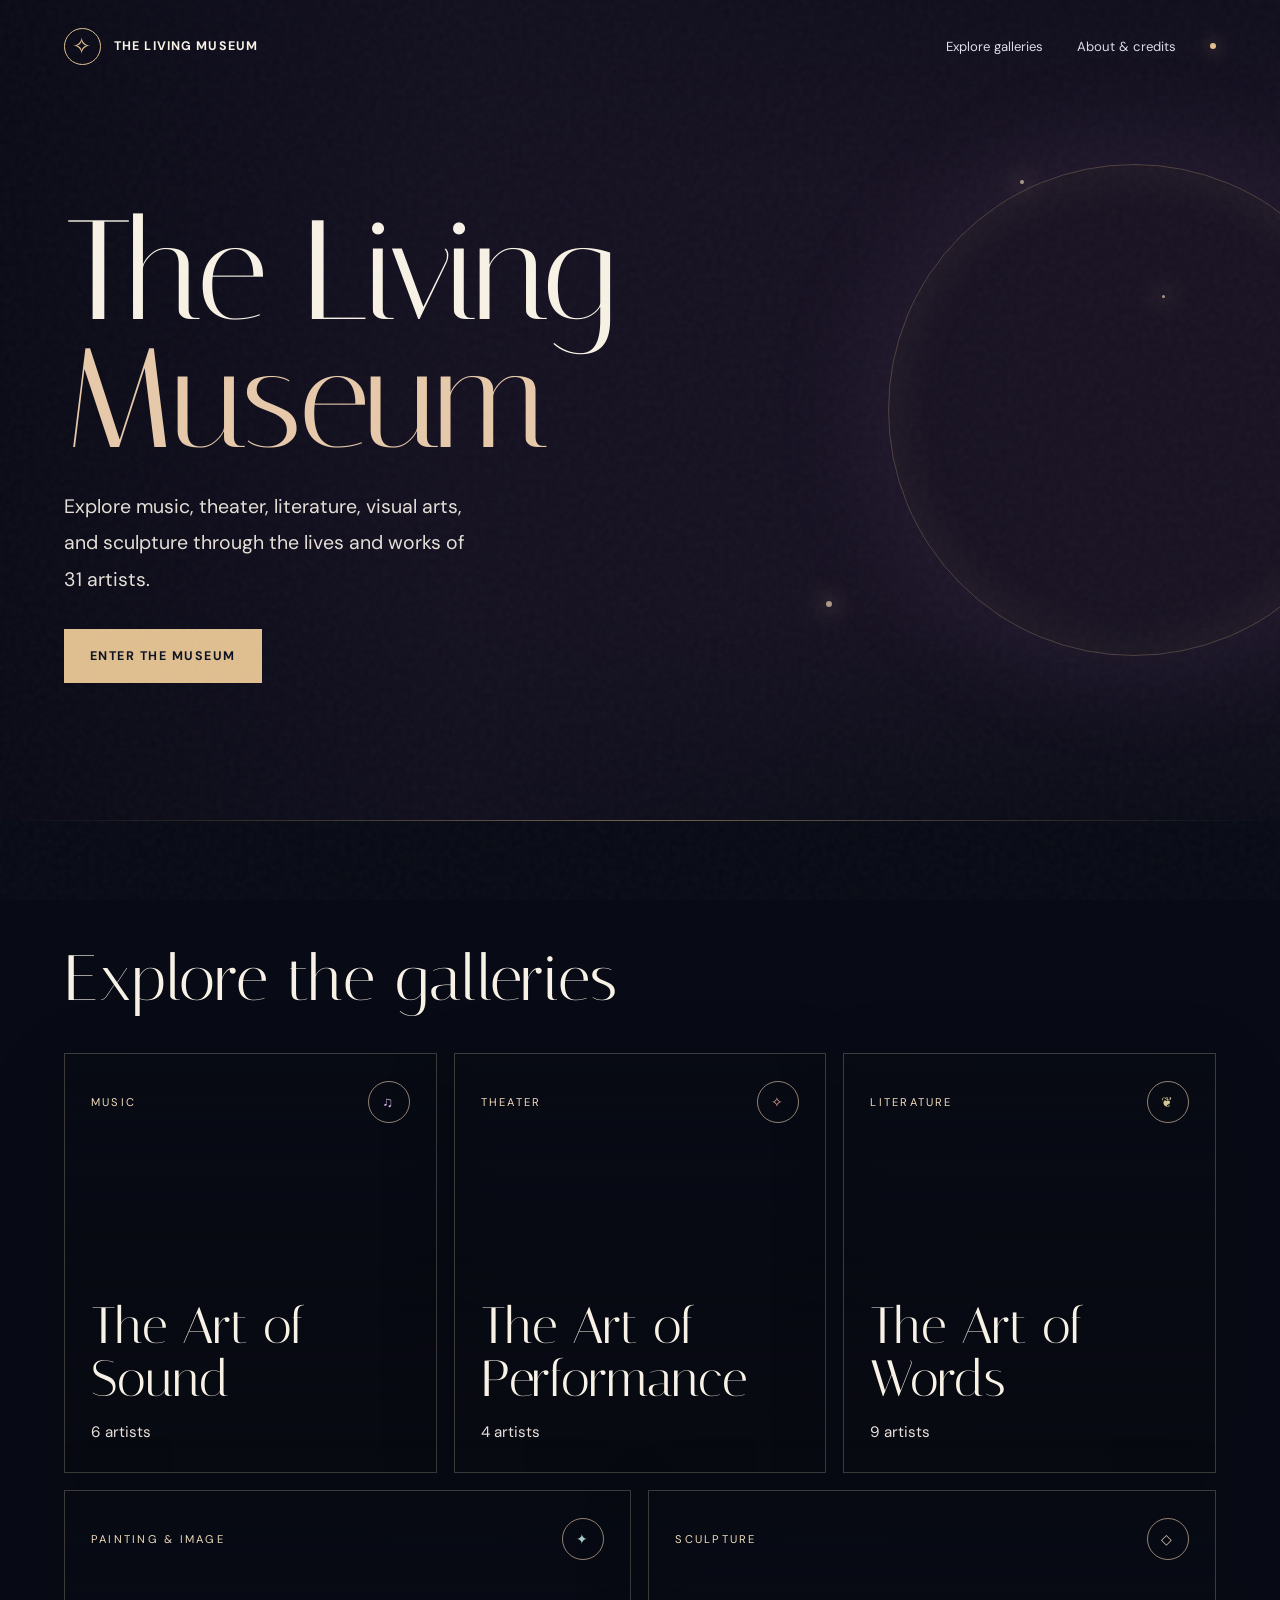
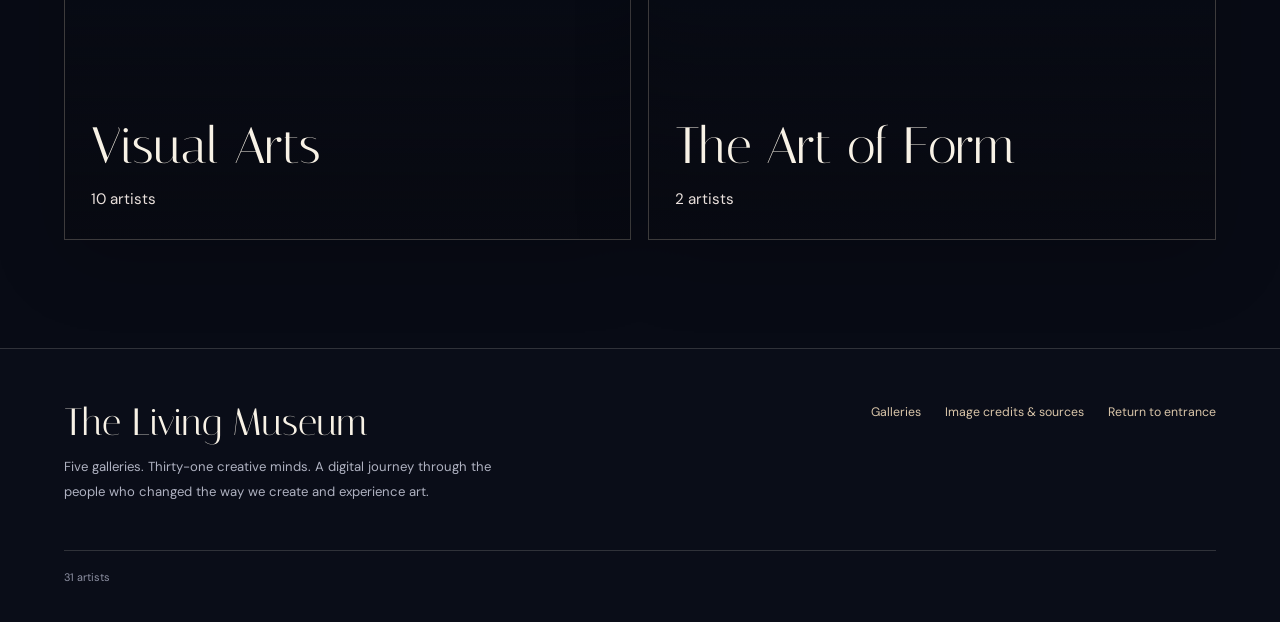
<file: index.html>
<!doctype html>
<html lang="en">
  <head>
    <meta charset="UTF-8" />
    <meta name="viewport" content="width=device-width,initial-scale=1" />
    <meta name="theme-color" content="#0c1020" />
    <meta name="description" content="Step inside The Living Museum: 31 creative voices across music, theater, literature, visual arts, and sculpture." />
    <link rel="preconnect" href="https://fonts.googleapis.com" />
    <link rel="preconnect" href="https://fonts.gstatic.com" crossorigin />
    <link href="https://fonts.googleapis.com/css2?family=DM+Sans:wght@400;500;600;700&family=Italiana&display=swap" rel="stylesheet" />
    <link rel="stylesheet" href="./src/styles.css" />
    <title>The Living Museum — An Exploration of Creative Minds</title>
  </head>
  <body>
    <a class="skip-link" href="#main">Skip to content</a>
    <div id="app"></div>
    <dialog id="lightbox" class="lightbox" aria-label="Artwork preview">
      <div class="lightbox-header"><span id="lightbox-title">Artwork</span><button id="lightbox-close" type="button" aria-label="Close image">✕</button></div>
      <img id="lightbox-image" alt="" />
      <a id="lightbox-source" target="_blank" rel="noopener noreferrer">Open original source ↗</a>
    </dialog>
    <script type="module" src="./src/app.js"></script>
  </body>
</html>
</file>
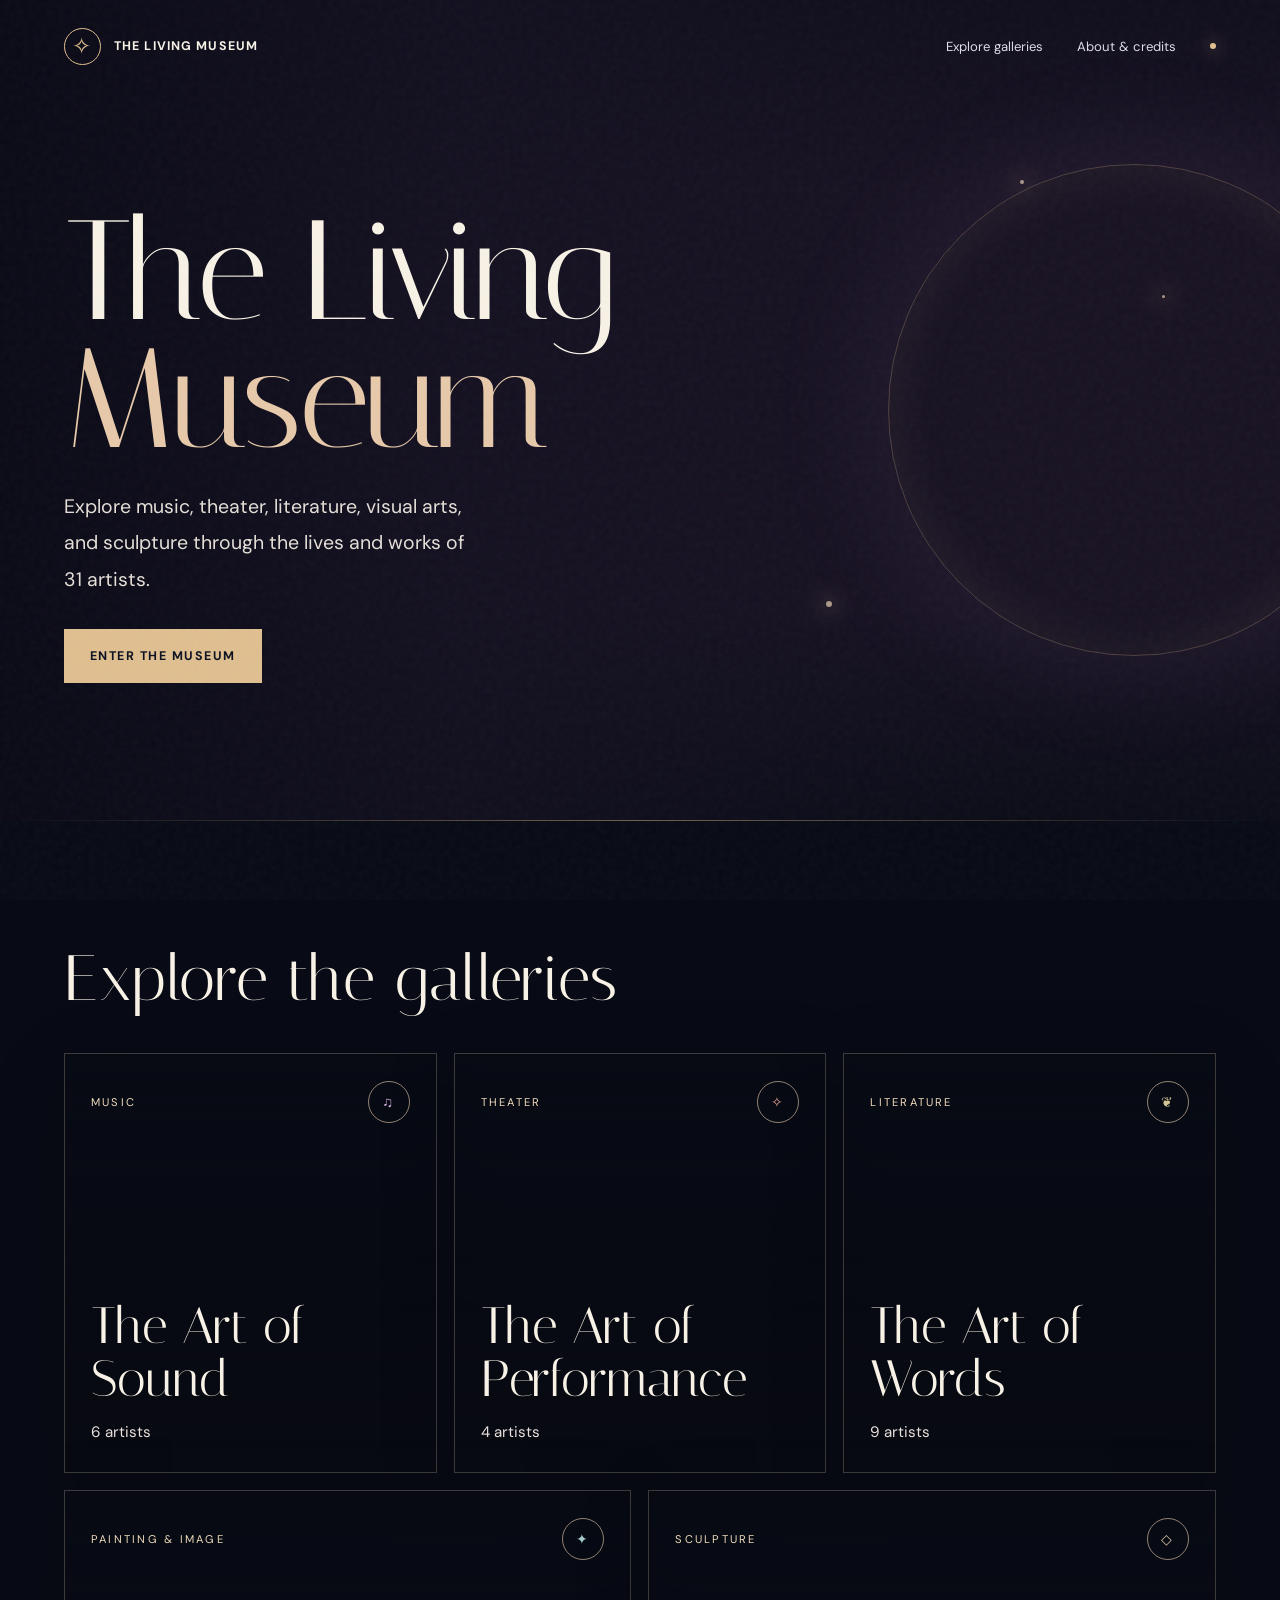
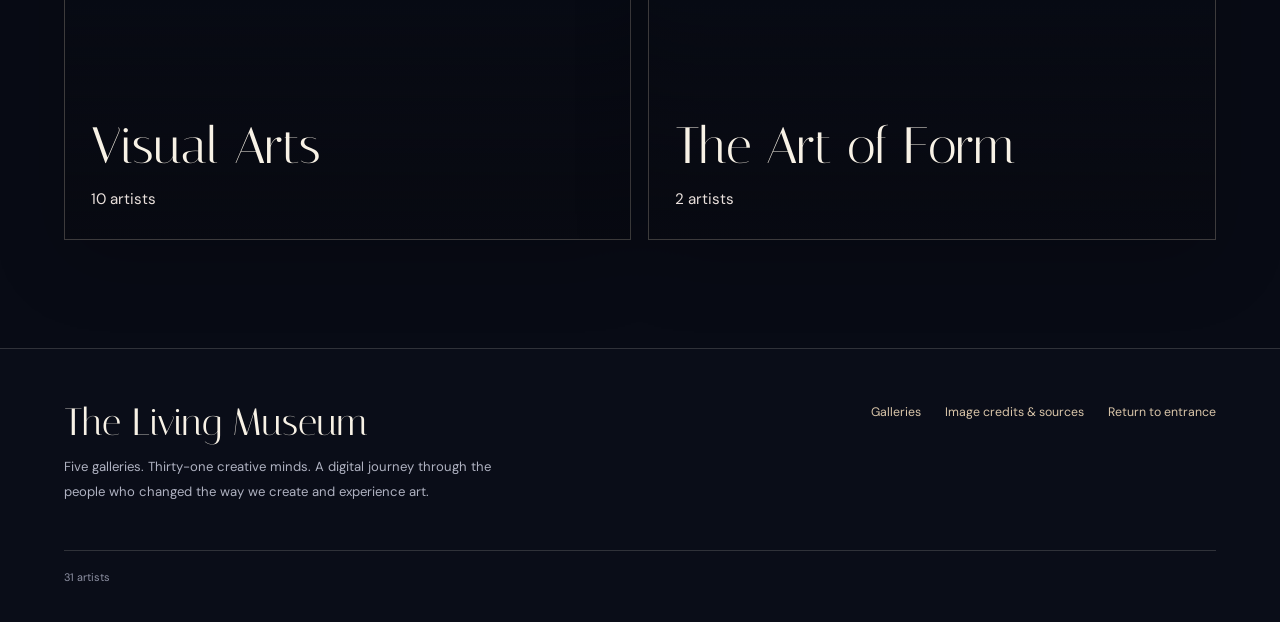
<file: museum-preview.html>
<!doctype html>
<html lang="en">
  <head>
    <meta charset="UTF-8" />
    <meta name="viewport" content="width=device-width,initial-scale=1" />
    <meta name="theme-color" content="#0c1020" />
    <meta name="description" content="Step inside The Living Museum: 31 creative voices across music, theater, literature, visual arts, and sculpture." />
    <link rel="preconnect" href="https://fonts.googleapis.com" />
    <link rel="preconnect" href="https://fonts.gstatic.com" crossorigin />
    <link href="https://fonts.googleapis.com/css2?family=DM+Sans:wght@400;500;600;700&family=Italiana&display=swap" rel="stylesheet" />
    <style>:root{color-scheme:dark;--bg:#080b15;--bg2:#111728;--surface:#161b2b;--soft:#252c40;--cream:#f8f2e6;--ink:#ddd4c7;--muted:#a5a8bb;--gold:#e0bf90;--pink:#ebbbca;--line:rgba(248,241,229,.16);font-family:'DM Sans',sans-serif;font-synthesis:none;text-rendering:optimizeLegibility}
*{box-sizing:border-box}html{scroll-behavior:smooth}body{margin:0;background:var(--bg);color:var(--cream);min-height:100vh;overflow-x:hidden}button,a{ -webkit-tap-highlight-color:transparent}button{font:inherit;cursor:pointer}a{color:inherit;text-decoration:none}a:focus-visible,button:focus-visible{outline:2px solid var(--gold);outline-offset:4px}::selection{background:#9d77b6;color:#fff}.skip-link{position:absolute;left:12px;top:-70px;z-index:40;background:var(--gold);padding:12px;color:#070912}.skip-link:focus{top:10px}.serif{font-family:'Italiana',Georgia,serif;font-weight:400;letter-spacing:.008em}.tiny{font-size:.69rem;font-weight:700;letter-spacing:.24em;text-transform:uppercase}.muted{color:var(--muted)}
#app{min-height:100vh}#app:before{content:'';position:fixed;inset:0;pointer-events:none;z-index:20;opacity:.18;background-image:url("data:image/svg+xml,%3Csvg viewBox='0 0 180 180' xmlns='http://www.w3.org/2000/svg'%3E%3Cfilter id='n'%3E%3CfeTurbulence type='fractalNoise' baseFrequency='.82' numOctaves='3' stitchTiles='stitch'/%3E%3C/filter%3E%3Crect width='100%25' height='100%25' opacity='.2' filter='url(%23n)'/%3E%3C/svg%3E")}.shell{max-width:1320px;margin:0 auto;padding:0 clamp(22px,5vw,72px)}
.site-header{position:absolute;top:0;left:0;right:0;z-index:30}.site-header:has(+ main:not(.home-main)){position:relative;background:#0b0d19;border-bottom:1px solid var(--line)}.header-inner{min-height:92px;display:flex;gap:32px;align-items:center;justify-content:space-between}.brand{display:inline-flex;gap:13px;align-items:center;letter-spacing:.09em;font-size:.78rem;font-weight:700;text-transform:uppercase}.brand-symbol{display:grid;place-items:center;width:37px;height:37px;border:1px solid var(--gold);border-radius:50%;font-size:23px;color:var(--gold);font-family:Georgia}.nav-actions{display:flex;gap:34px;align-items:center}.nav-link{font-size:.82rem;color:#dddbe7;transition:color .2s}.nav-link:hover{color:var(--gold)}.nav-dot{width:6px;height:6px;border-radius:100%;background:var(--gold);box-shadow:0 0 18px var(--gold)}
.hero{position:relative;min-height:min(900px,100svh);display:flex;align-items:center;isolation:isolate;overflow:hidden;padding:110px 0 110px}.hero-bg,.gallery-hero-bg{position:absolute;inset:0;z-index:-3;background-image:var(--bg-photo);background-size:cover;background-position:center;filter:saturate(.63) brightness(.66)}.hero-bg{animation:slowZoom 20s ease-in-out infinite alternate}.hero:before{content:'';position:absolute;inset:0;z-index:-2;background:linear-gradient(90deg,rgba(6,8,18,.97) 0%,rgba(8,9,23,.83) 48%,rgba(8,9,23,.35) 100%),linear-gradient(0deg,var(--bg),transparent 30%,rgba(8,9,23,.08) 75%,rgba(8,9,23,.45))}.hero:after{content:'';position:absolute;width:490px;height:490px;border:1px solid rgba(241,203,161,.25);border-radius:50%;right:-100px;top:20%;pointer-events:none;box-shadow:0 0 140px rgba(194,139,229,.09),inset 0 0 60px rgba(239,204,161,.08);animation:orbit 18s ease-in-out infinite alternate}.hero-content{max-width:850px;position:relative;z-index:1;padding-top:70px}.overline{display:flex;align-items:center;gap:20px;color:var(--gold)}.overline:before{content:'';width:32px;height:1px;background:currentColor}.hero h1{font-family:'Italiana',Georgia,serif;max-width:950px;font-size:clamp(76px,10.2vw,154px);line-height:.91;margin:30px 0 36px;font-weight:400;letter-spacing:-.027em;text-wrap:balance}.hero h1 em{color:#e7c9aa;font-style:normal}.hero-lede{max-width:500px;font-size:clamp(1rem,1.6vw,1.22rem);line-height:1.88;color:#e5dfd8}.cta-row{display:flex;gap:25px;align-items:center;flex-wrap:wrap;margin-top:40px}.button-primary{display:inline-flex;align-items:center;gap:22px;justify-content:center;padding:18px 25px;background:var(--gold);color:#0c1120;border:1px solid var(--gold);font-size:.78rem;font-weight:700;letter-spacing:.12em;text-transform:uppercase;transition:transform .2s,background .2s,box-shadow .2s}.button-primary:hover{transform:translateY(-3px);background:#f3d8ad;box-shadow:0 12px 35px #0006}.button-quiet{display:inline-flex;align-items:center;gap:10px;font-size:.82rem;color:#ded5d0}.button-quiet:hover{color:var(--gold)}.hero-side{position:absolute;bottom:46px;right:clamp(22px,5vw,72px);z-index:1;display:flex;gap:25px;align-items:center;color:#c7bdd0;font-size:.75rem}.hero-side .star{color:var(--gold);font-size:1.2rem}.float-spark{position:absolute;pointer-events:none;border-radius:50%;background:#f0d9b8;box-shadow:0 0 23px 4px #edc3a670;opacity:.68;animation:drift 8s ease-in-out infinite alternate}.spark-a{width:4px;height:4px;top:22%;right:20%}.spark-b{width:6px;height:6px;bottom:26%;right:35%;animation-delay:-4s}.spark-c{width:3px;height:3px;top:36%;right:9%;animation-delay:-2s}
.section{padding:108px 0}.section-heading{display:flex;justify-content:space-between;align-items:end;gap:24px;margin-bottom:40px}.section-heading h2{font:400 clamp(42px,5vw,74px)/1.08 'Italiana',Georgia,serif;margin:15px 0 0}.section-heading .section-side{max-width:360px;font-size:.9rem;line-height:1.8;color:var(--muted)}.gold-line{display:block;height:1px;width:100%;background:linear-gradient(90deg,transparent,rgba(224,191,144,.48),transparent)}.gallery-grid{display:grid;grid-template-columns:repeat(6,minmax(0,1fr));gap:17px}.gallery-card{min-height:420px;grid-column:span 2;position:relative;overflow:hidden;isolation:isolate;border:1px solid rgba(238,219,190,.23);display:flex;flex-direction:column;justify-content:space-between;padding:27px 26px 28px;transition:transform .35s,border-color .35s;box-shadow:0 20px 70px #0003}.gallery-card:nth-child(4),.gallery-card:nth-child(5){grid-column:span 3;min-height:350px}.gallery-card:hover{transform:translateY(-8px);border-color:var(--gold)}.gallery-card:before{content:'';position:absolute;inset:0;z-index:-1;background:linear-gradient(0deg,rgba(7,10,21,.98) 0%,rgba(7,10,21,.52) 53%,rgba(7,10,21,.14) 100%),var(--card-photo) center/cover no-repeat;transition:transform .7s,filter .6s;filter:saturate(.7)}.gallery-card:hover:before{transform:scale(1.09);filter:saturate(1)}.gallery-top,.gallery-bottom{display:flex;justify-content:space-between;align-items:center;gap:12px}.gallery-top{color:#efdbbd;font-size:.7rem;letter-spacing:.2em;text-transform:uppercase}.gallery-index{display:grid;place-items:center;width:42px;height:42px;border:1px solid rgba(238,209,178,.6);border-radius:50%;font-family:Georgia;font-size:.9rem}.gallery-name{font-family:'Italiana',Georgia,serif;font-weight:400;line-height:1.04;font-size:clamp(36px,4vw,55px);margin:16px 0}.gallery-caption{color:#e9e0dc;font-size:.86rem;margin:0 0 25px;line-height:1.5}.arrow-circle{flex:none;display:grid;place-items:center;border:1px solid #dfd3bb80;border-radius:100%;width:43px;height:43px;font-size:1.1rem;transition:background .2s,transform .2s}.gallery-card:hover .arrow-circle{background:#edd8b8;color:#1a1620;transform:rotate(-45deg)}.page-entrance{animation:reveal .65s ease both}
.gallery-hero{position:relative;min-height:415px;display:flex;align-items:end;isolation:isolate;overflow:hidden;border-bottom:1px solid var(--line)}.gallery-hero:after{content:'';position:absolute;inset:0;z-index:-2;background:linear-gradient(0deg,#090c18 0%,rgba(7,8,18,.58) 60%,rgba(9,12,24,.6)),linear-gradient(90deg,#090c18,transparent 90%)}.gallery-hero-bg{filter:brightness(.67) saturate(.75);animation:slowZoom 23s ease-in-out infinite alternate}.gallery-hero .shell{width:100%;padding-top:85px;padding-bottom:45px}.eyebrow{color:var(--gold)}.breadcrumbs{display:flex;gap:10px;align-items:center;flex-wrap:wrap;font-size:.78rem;color:#ccc0bd;margin-bottom:37px}.breadcrumbs a:hover{color:var(--gold)}.breadcrumbs .slash{opacity:.5}.gallery-hero h1,.artist-title{font:400 clamp(62px,9.1vw,124px)/.94 'Italiana',Georgia,serif;margin:10px 0 16px;letter-spacing:-.01em}.gallery-hero .subtitle{font-size:1rem;color:#d8cfc8;max-width:660px;line-height:1.8}.gallery-belt{display:flex;gap:15px;align-items:center;padding:26px 0 0;color:var(--gold);font-size:.74rem;letter-spacing:.12em;text-transform:uppercase}.gallery-belt:before{content:'';width:28px;height:1px;background:var(--gold)}.artist-grid{display:grid;grid-template-columns:repeat(3,minmax(0,1fr));gap:23px}.artist-card{display:block;background:linear-gradient(155deg,#1c2033,#131827);border:1px solid var(--line);overflow:hidden;transition:transform .3s,border-color .3s,box-shadow .3s}.artist-card:hover{transform:translateY(-6px);border-color:#c5ac8b7d;box-shadow:0 25px 70px #0007}.artist-card-portrait{height:300px;position:relative;background:linear-gradient(140deg,#2b2545,#172337);overflow:hidden}.artist-card-portrait:after{content:'';position:absolute;inset:0;background:linear-gradient(0deg,#111525 0%,transparent 48%);pointer-events:none}.artist-card-portrait img{width:100%;height:100%;object-fit:cover;object-position:top center;transition:transform .6s;filter:grayscale(.2)}.artist-card:hover img{transform:scale(1.05)}.portrait-placeholder{height:100%;display:flex;align-items:center;justify-content:center;font:400 140px/1 'Italiana',Georgia,serif;color:#e4d0bb35;text-shadow:0 0 100px #dccab327}.artist-card-portrait .card-number{position:absolute;z-index:2;bottom:18px;left:22px;font-size:.72rem;color:#f4d7ad;letter-spacing:.2em}.artist-card-body{padding:23px}.artist-card h3{font:400 clamp(28px,3vw,38px)/1.15 'Italiana',Georgia,serif;margin:0 0 12px}.artist-card-role{color:var(--muted);font-size:.82rem;min-height:36px;margin:0}.artist-card-action{display:flex;align-items:center;justify-content:space-between;border-top:1px solid var(--line);margin-top:23px;padding-top:17px;font-size:.72rem;letter-spacing:.13em;text-transform:uppercase;color:var(--gold)}
.artist-page{background:radial-gradient(ellipse at 85% 5%,#4b355633,transparent 37%),radial-gradient(ellipse at 7% 35%,#4d473820,transparent 45%),var(--bg)}.artist-top{padding:55px 0 0}.back-link{display:inline-flex;align-items:center;gap:12px;font-size:.79rem;letter-spacing:.06em;color:#d2bfad}.back-link:hover{color:var(--gold)}.artist-intro{display:grid;grid-template-columns:minmax(280px,.78fr) 1.22fr;gap:clamp(35px,6vw,85px);align-items:center;padding:46px 0 75px}.portrait-art{height:min(580px,65vw);min-height:360px;position:relative;border:1px solid #e9d2aa70;padding:13px;background:linear-gradient(155deg,#393148,#1b2333);box-shadow:20px 20px 0 #c9a57d12,0 35px 60px #0008}.portrait-art:before,.portrait-art:after{content:'✦';position:absolute;color:#efd0a5;font-size:27px;line-height:1}.portrait-art:before{top:-15px;left:-9px}.portrait-art:after{bottom:-20px;right:-12px}.portrait-inner{width:100%;height:100%;overflow:hidden;background:linear-gradient(140deg,#423048,#1b2239);position:relative}.portrait-inner img{height:100%;width:100%;object-fit:cover;object-position:center 15%}.portrait-inner .portrait-placeholder{font-size:180px}.portrait-label{position:absolute;bottom:22px;left:22px;background:#141728d9;padding:11px 15px;border:1px solid #e6ceab52;color:#e8cbaa;font-size:.62rem;letter-spacing:.2em;text-transform:uppercase}.artist-title{font-size:clamp(64px,7vw,111px);line-height:.96;margin:21px 0 20px}.artist-name-tag{color:#e6cdab;font-size:.77rem;letter-spacing:.17em;text-transform:uppercase}.artist-dates{color:#c4a88a;font-size:1rem;margin-top:0}.artist-description{font-size:clamp(.95rem,1.4vw,1.1rem);color:#cbd0dc;line-height:2.04;max-width:680px}.artist-link{display:inline-flex;margin-top:26px;color:#e7be90;gap:10px;align-items:center;font-size:.77rem;letter-spacing:.12em;text-transform:uppercase;border-bottom:1px solid #deb48b70;padding-bottom:10px}.artist-link:hover{color:#fff}
.works-section{padding:62px 0 100px;border-top:1px solid var(--line)}.works-header{display:flex;justify-content:space-between;gap:30px;align-items:end;margin-bottom:35px}.works-header h2{font:400 clamp(48px,5.7vw,72px)/1 'Italiana',Georgia,serif;margin:15px 0 0}.works-header p{font-size:.82rem;color:var(--muted);max-width:340px;line-height:1.8}.works-grid{display:grid;grid-template-columns:repeat(3,minmax(0,1fr));gap:24px}.work-card{background:#141a2b;border:1px solid #dcc5a22f;display:flex;flex-direction:column;overflow:hidden;transition:border-color .25s,transform .25s}.work-card:hover{border-color:#efd1a77b;transform:translateY(-4px)}.work-art{aspect-ratio:4/3;position:relative;display:flex;justify-content:center;align-items:center;background:radial-gradient(ellipse at 60% 35%,#60526d6b,transparent 65%),linear-gradient(135deg,#252d44,#141a2b);overflow:hidden}.work-art img{width:100%;height:100%;object-fit:contain;background:#0b0e1a}.work-art .work-fallback{padding:32px;text-align:center;max-width:100%;font:400 clamp(27px,3vw,41px)/1.12 'Italiana',Georgia,serif;color:#ead7c1;overflow-wrap:break-word}.work-art .work-fallback:before{content:'✦';display:block;font:25px Georgia;color:#cfb58f;margin-bottom:22px}.work-art .work-fallback:after{content:'';display:block;width:75px;height:1px;background:#dfcba87a;margin:19px auto 0}.work-art .item-type{position:absolute;top:15px;left:15px;background:#101423cf;border:1px solid #e6cbaf3d;padding:8px 10px;font-size:.56rem;letter-spacing:.19em;text-transform:uppercase;color:#f3d4a9;z-index:2}.work-art .view-zoom{position:absolute;bottom:10px;right:10px;border:1px solid #e9d0a9;background:#121623da;color:#fff;border-radius:50%;width:36px;height:36px;display:none;place-items:center;font-size:1.2rem}.work-art.has-image .view-zoom{display:grid}.work-body{padding:22px 22px 20px;display:flex;flex-direction:column;flex:1}.work-number{font-size:.64rem;color:#d2b18a;letter-spacing:.18em}.work-body h3{font:400 clamp(25px,2.5vw,34px)/1.18 'Italiana',Georgia,serif;margin:10px 0}.work-date{font-size:.73rem;color:#ceb48d;margin:0 0 16px}.work-desc{font-size:.84rem;color:#b8becb;line-height:1.75;margin:0;flex:1}.work-source{margin-top:24px;padding-top:18px;border-top:1px solid var(--line);color:#e5c69e;font-size:.68rem;letter-spacing:.08em;display:flex;align-items:center;justify-content:space-between;gap:10px}.work-source:hover{color:#fff}.video-shell{width:100%;height:100%;padding:0;position:relative;display:grid;place-items:center}.video-shell iframe{border:0;width:100%;height:100%;min-height:225px}.source-hint{font-size:.79rem;line-height:1.8;color:#aaa8b3;margin-top:32px}.source-hint a{color:var(--gold);text-decoration:underline;text-underline-offset:3px}.artist-pager{border-top:1px solid var(--line);padding:35px 0 65px;display:flex;justify-content:space-between;gap:20px}.pager-link{font-size:.77rem;line-height:1.7;color:#efdfc6}.pager-link small{display:block;color:#aaa2b1;font-size:.63rem;letter-spacing:.15em;text-transform:uppercase}.pager-link:hover{color:var(--gold)}
.site-footer{border-top:1px solid var(--line);background:#0a0d18;padding:55px 0 35px}.footer-top{display:flex;justify-content:space-between;gap:40px;align-items:start}.footer-brand{font:400 38px/1 'Italiana',Georgia,serif}.footer-desc{max-width:440px;color:#afb2c1;font-size:.82rem;line-height:1.9}.footer-links{display:flex;gap:24px;flex-wrap:wrap;font-size:.77rem;color:#d9c5a9}.footer-links a:hover{color:#fff}.footer-bottom{border-top:1px solid var(--line);padding-top:18px;margin-top:32px;display:flex;justify-content:space-between;gap:16px;flex-wrap:wrap;font-size:.68rem;color:#8e91a3;line-height:1.65}
.about-section{padding:95px 0 115px}.about-section h1{font:400 clamp(65px,9vw,115px)/1 'Italiana',Georgia,serif;margin:15px 0 28px}.about-section p{max-width:820px;color:#c0c2d1;line-height:1.95}.credit-grid{display:grid;grid-template-columns:repeat(2,1fr);gap:20px;margin-top:45px}.credit-panel{padding:26px;border:1px solid var(--line);background:#141927}.credit-panel h2{font:400 34px 'Italiana',Georgia,serif;margin:0 0 17px}.credit-panel li{margin:10px 0;color:#c3c6d1;font-size:.8rem}.credit-panel a{text-decoration:underline;text-underline-offset:3px;color:#e4c59c}.lightbox{max-width:min(1100px,95vw);max-height:94vh;border:1px solid #cfb896;padding:12px;background:#121724;color:#fff;box-shadow:0 0 0 100vmax #000a}.lightbox::backdrop{background:rgba(2,3,10,.86);backdrop-filter:blur(12px)}.lightbox-header{display:flex;justify-content:space-between;gap:10px;align-items:center;padding:5px 8px 12px;font-size:.88rem}.lightbox-header button{background:transparent;border:1px solid var(--line);color:#fff;padding:8px 12px}.lightbox img{display:block;max-width:100%;max-height:70vh;object-fit:contain;margin:0 auto}.lightbox a{display:inline-block;margin:14px 8px 4px;color:var(--gold);font-size:.82rem;text-decoration:underline}.media-note{font-size:.72rem;color:#b8bac6;line-height:1.7;margin:10px 0}.record-fallback{padding:15px;font-size:4.5rem;color:#e2cba8;opacity:.6}.collection-intro{padding:40px 0 50px;color:#a8adc1;font-size:.84rem;line-height:1.8}.collection-intro strong{color:#ead5b4}
@keyframes reveal{from{opacity:0;transform:translateY(16px)}to{opacity:1;transform:translateY(0)}}@keyframes slowZoom{from{transform:scale(1)}to{transform:scale(1.08)}}@keyframes orbit{0%{transform:translateY(0) rotate(0)}100%{transform:translateY(-35px) rotate(15deg)}}@keyframes drift{from{transform:translateY(0);opacity:.25}to{transform:translate(-18px,25px);opacity:.8}}
@media(max-width:1050px){.gallery-grid{grid-template-columns:repeat(2,1fr)}.gallery-card,.gallery-card:nth-child(4),.gallery-card:nth-child(5){grid-column:span 1;min-height:380px}.artist-grid{grid-template-columns:repeat(2,minmax(0,1fr))}.works-grid{grid-template-columns:repeat(2,minmax(0,1fr))}.artist-intro{gap:40px}.portrait-art{min-height:390px;height:470px}.artist-title{font-size:75px}}
@media(max-width:700px){.header-inner{min-height:78px}.brand{font-size:.68rem}.nav-actions{gap:16px}.nav-link{font-size:.72rem}.nav-dot{display:none}.hero{min-height:740px;padding:100px 0 80px}.hero h1{font-size:clamp(69px,13vw,100px)}.hero-content{padding-top:20px}.hero-side{display:none}.hero:after{width:300px;height:300px;right:-180px}.section{padding:70px 0}.section-heading{align-items:start;flex-direction:column}.gallery-grid,.artist-grid,.works-grid,.credit-grid{grid-template-columns:1fr}.gallery-card,.gallery-card:nth-child(4),.gallery-card:nth-child(5){min-height:330px}.gallery-hero{min-height:375px}.gallery-hero h1{font-size:70px}.artist-card-portrait{height:340px}.artist-intro{grid-template-columns:1fr;padding:32px 0 50px}.portrait-art{width:min(450px,100%);height:440px;min-height:0;justify-self:center}.artist-title{font-size:clamp(66px,13vw,92px)}.artist-description{line-height:1.9}.works-header{flex-direction:column;align-items:start}.works-section{padding:45px 0 70px}.work-art{aspect-ratio:1.25}.footer-top{flex-direction:column}.about-section{padding:70px 0}.button-primary{padding:17px 20px}}
@media(prefers-reduced-motion:reduce){*,*:before,*:after{animation-duration:.001ms!important;animation-iteration-count:1!important;scroll-behavior:auto!important;transition:none!important}}

/* Entrance, gallery wayfinding, and exhibit reading layout. */
[hidden] { display: none !important; }
main:focus { outline: none; }
.hero {
  min-height: min(820px, 96svh);
  background: #191323;
}
.hero-bg { filter: saturate(.78) brightness(.82); }
.hero::before {
  background: linear-gradient(90deg, #0a0a16f5, #131020cb 36%, #15102035 80%),
    linear-gradient(0deg, var(--bg), transparent 26%, transparent 77%, #090a17a6);
}
.hero-shell { width: 100%; }
.hero-content { max-width: 700px; }
.hero h1 {
  max-width: 9ch;
  margin: 0 0 25px;
  font-size: clamp(4.7rem, 11vw, 9rem);
  text-wrap: initial;
}
.hero h1 em { display: block; }
.hero-lede { max-width: 410px; margin: 0 0 30px; }
.gallery-listing h1 { font-size: clamp(3.2rem, 6vw, 5.4rem); margin: 0; }
.gallery-listing .gallery-caption { margin: 0; font-size: .95rem; }
.gallery-card:is(:hover, :focus-visible) { border-color: var(--gallery-accent); }
.gallery-card:is(:hover, :focus-visible)::before { transform: scale(1.06); filter: saturate(1); }
.gallery-index { color: var(--gallery-accent); flex-shrink: 0; }
.gallery-nav { border-bottom: 1px solid var(--line); background: #101321; }
.gallery-nav-inner { display: flex; flex-wrap: wrap; gap: 4px 20px; padding-block: 10px; }
.gallery-nav a { padding: 10px 2px 8px; border-bottom: 2px solid transparent; color: var(--muted); }
.gallery-nav a:is(:hover, [aria-current]) { border-bottom-color: var(--gold); color: var(--cream); }
.artists-section { padding-top: 65px; }
.artist-title, .gallery-hero h1 { overflow-wrap: anywhere; }
.artist-name-tag { color: var(--gallery-accent, var(--gold)); }
.artist-description, .work-desc { font-size: 1rem; }
.work-source { font-size: .875rem; }
.work-art .item-type, .portrait-label { font-size: .75rem; }
.work-art:not(.has-image):not(:has(iframe)) { min-height: 165px; aspect-ratio: 2 / 1; }
.work-art .work-fallback { padding-block: 42px 16px; }
.work-art .work-fallback::before, .work-art .work-fallback::after { display: none; }
.artist-pager .pager-link { font-size: 1rem; }
@media (max-width: 700px) {
  .hero { min-height: min(740px, 100svh); }
  .hero h1 { font-size: clamp(3.8rem, 13vw, 6.2rem); }
  .hero::before { background: linear-gradient(90deg, #0a0a16d9, #15102075), linear-gradient(0deg, var(--bg), transparent 42%); }
  .gallery-nav-inner { gap: 0 14px; }
  .artist-title, .gallery-hero h1 { font-size: clamp(3rem, 10vw, 4.55rem); }
  .portrait-art { height: clamp(270px, 100vw, 440px); }
}
@media (max-width: 385px) {
  .header-inner { gap: 12px; }
  .brand { gap: 7px; }
  .brand-symbol { width: 29px; height: 29px; }
  .nav-actions { gap: 10px; }
}
</style>
    <title>The Living Museum — An Exploration of Creative Minds</title>
  </head>
  <body>
    <a class="skip-link" href="#main">Skip to content</a>
    <div id="app"></div>
    <dialog id="lightbox" class="lightbox" aria-label="Artwork preview">
      <div class="lightbox-header"><span id="lightbox-title">Artwork</span><button id="lightbox-close" type="button" aria-label="Close image">✕</button></div>
      <img id="lightbox-image" alt="" />
      <a id="lightbox-source" target="_blank" rel="noopener noreferrer">Open original source ↗</a>
    </dialog>
    <script>
// Curated selections, 31 figures from the course notebook.
// Visuals are fetched from source services at runtime, never generated.
const PHOTOS = {
  entrance: 'https://images.unsplash.com/photo-1775416344126-f27ace16f375?auto=format&fit=crop&w=2000&q=85',
  sound: 'https://images.pexels.com/photos/6944086/pexels-photo-6944086.jpeg?auto=compress&cs=tinysrgb&w=1400',
  performance: 'https://images.unsplash.com/photo-1565798846807-2af22c843402?auto=format&fit=crop&w=1400&q=80',
  words: 'https://images.unsplash.com/photo-1752035197023-d6c5550e2244?auto=format&fit=crop&w=1400&q=80',
  visual: 'https://images.unsplash.com/photo-1554907984-15263bfd63bd?auto=format&fit=crop&w=1400&q=80',
  form: 'https://images.unsplash.com/photo-1723446923657-6b76de27acb3?auto=format&fit=crop&w=1400&q=80',
};
const PHOTO_CREDITS = [
  {label:'Museum entrance — Unsplash photographer',url:'https://unsplash.com/photos/ornate-room-with-paintings-and-detailed-ceiling-ZMwEQRD65KU'},
  {label:'Music gallery — Volkan Buyukvardar / Pexels',url:'https://www.pexels.com/photo/classic-interior-of-aged-concert-hall-with-chairs-and-piano-6944086/'},
  {label:'Gallery walls — Unsplash',url:'https://unsplash.com/s/photos/framed-photo'},
  {label:'Theater curtains — Unsplash',url:'https://unsplash.com/s/photos/stage-curtains'},
  {label:'Historic library — Unsplash',url:'https://unsplash.com/photos/an-elegant-library-shows-many-books-on-shelves-7AEFNoZDy6Q'},
  {label:'Sculpture hall — Unsplash',url:'https://unsplash.com/photos/a-group-of-people-walking-around-a-museum-cKpF4TZMJDs'},
];
const GALLERIES = [
  { id:'sound', number:'I', name:'The Art of Sound', short:'Music', tagline:'Where emotion finds its voice.', description:'An exploration of the voices, compositions, and performances that moved the world.', icon:'♫', accent:'#d9b4e6', image:PHOTOS.sound },
  { id:'performance', number:'II', name:'The Art of Performance', short:'Theater', tagline:'Every stage holds a thousand lives.', description:'Enter the world of playwrights whose stories still echo through theaters today.', icon:'✧', accent:'#f0ac9c', image:PHOTOS.performance },
  { id:'words', number:'III', name:'The Art of Words', short:'Literature', tagline:'Some worlds are made of words.', description:'Meet the novelists, poets, and thinkers who turned language into lasting art.', icon:'❦', accent:'#d2c795', image:PHOTOS.words },
  { id:'visual', number:'IV', name:'Visual Arts', short:'Painting & image', tagline:'New ways of looking at the world.', description:'Discover artists who transformed color, perspective, portraiture, and storytelling through images.', icon:'✦', accent:'#a6caca', image:PHOTOS.visual },
  { id:'form', number:'V', name:'The Art of Form', short:'Sculpture', tagline:'An idea made tangible.', description:'A gallery of sculpture, light, material, and the spaces between objects.', icon:'◇', accent:'#d8c4a8', image:PHOTOS.form }
];
const W=(title,year,description,media='book',wiki='',video='',recordingNote='',preview='')=>({title,year,description,media,wiki,video,recordingNote,preview});
const A=(id,name,years,role,bio,wikipedia,works)=>({id,name,years,role,bio,wikipedia,works});
const ARTISTS = [
  // SOUND — titles for performers refer to notable interpretations/recordings, not compositions.
  {...A('leontyne-price','Leontyne Price','1927–','American operatic soprano','Leontyne Price became one of the first Black opera singers to achieve international superstar status. Known for her rich, luminous soprano voice, she was especially celebrated in the operas of Giuseppe Verdi. Her historic performances at the Metropolitan Opera helped reshape expectations about who could command the world’s greatest stages.','Leontyne_Price',[
    W('Aida: “Ritorna vincitor!”','Performance repertoire','A celebrated Verdi role showcasing Price’s dramatic vocal expression.','music','',"lKy2i9Aygo8","Leontyne Price with the Rome Opera Orchestra, conducted by Georg Solti."),W('Tosca: “Vissi d’arte”','Performance repertoire','A Puccini aria associated with Price’s expressive operatic style.','music','',"i9H5HcajFJU","Leontyne Price at the Metropolitan Opera."),W('Il trovatore: “D’amor sull’ali rosee”','Performance repertoire','An example of the Verdi repertoire for which Price was acclaimed.','music','',"kPfxvTirMvk","Leontyne Price, recording from RCA Classics.")]),gallery:'sound'},
  {...A('zubin-mehta','Zubin Mehta','1936–','Indian orchestral conductor','Born in Mumbai, Zubin Mehta built an international conducting career with major orchestras including the Los Angeles Philharmonic, New York Philharmonic, and Israel Philharmonic. His performances are known for expansive orchestral sound and interpretations of symphonic and operatic classics. His career also illustrates how musical leadership crosses national and cultural boundaries.','Zubin_Mehta',[
    W('Beethoven: Symphony No. 9','Conducting repertoire','A landmark symphonic work that Mehta has conducted in concert.','music','',"CxPcnhcWzjY","Conducted by Zubin Mehta."),W('Mahler: Symphony No. 2, “Resurrection”','Conducting repertoire','An enormous orchestral and choral work associated with his Mahler interpretations.','music','',"VNhPIabG7Ls","Movement III only. Vienna Philharmonic, conducted by Zubin Mehta."),W('Puccini: Turandot','Opera conducting','Mehta conducted a famous large-scale production of this opera in Beijing’s Forbidden City.','music','',"eM3O1z2BHpU","Act I excerpt from the Forbidden City production, conducted by Zubin Mehta.")]),gallery:'sound'},
  {...A('ray-charles','Ray Charles','1930–2004','American singer, pianist & composer','Ray Charles blended gospel, blues, jazz, and rhythm and blues into a sound that helped define soul music. His performances made emotion audible through his voice and piano playing. He also crossed genre boundaries with influential country and pop recordings.','Ray_Charles',[
    W('What’d I Say','1959','An energetic, call-and-response recording that helped bring soul music to a wider audience.','music','',"0FcjvFGvT0Q","Ray Charles’s official lyric video, parts 1 and 2."),W('Georgia on My Mind','1960','A deeply expressive interpretation that became one of Charles’s signature recordings.','music','',"ggGzE5KfCio","Official Ray Charles video."),W('Hit the Road Jack','1961','A lively rhythm-and-blues classic featuring striking vocal interplay.','music','','uSiHqxgE2d0')]),gallery:'sound'},
  {...A('bessie-smith','Bessie Smith','1894–1937','American blues singer','Often called the Empress of the Blues, Bessie Smith was one of the most popular and influential singers of the 1920s. Her commanding voice and emotionally direct performances conveyed loss, independence, humor, and resilience. She influenced later generations of jazz, blues, and popular singers.','Bessie_Smith',[
    W('Downhearted Blues','1923','Her breakthrough recording, bringing classic blues singing to a vast audience.','music','',"lHyRYtMbF68","Digitally remastered Bessie Smith recording."),W('St. Louis Blues','1925','An important interpretation of W. C. Handy’s blues standard.','music','',"Hxw09D8co_c","Bessie Smith’s 1925 recording, issued by Sony Music."),W('Nobody Knows You When You’re Down and Out','1929','A performance about fortune, isolation, and changing relationships.','music','',"_yXluUUNCOM","Bessie Smith’s 1929 recording, issued by Columbia/Legacy.")]),gallery:'sound'},
  {...A('frederic-chopin','Frédéric Chopin','1810–1849','Polish composer & pianist','Frédéric Chopin transformed the expressive possibilities of piano music during the Romantic era. His nocturnes, études, preludes, and larger piano works mix technical invention with intimate lyricism. Much of his music reflects both his Polish heritage and his life in Paris.','Fr%C3%A9d%C3%A9ric_Chopin',[
    W('Nocturne in E-flat Major, Op. 9 No. 2','1830–1831 (composition), 1832 (first edition)','A lyrical nocturne famous for its ornamented melody and gently flowing accompaniment.','music','','-PaYq5Pt228','Modern piano performance by Vadim Chaimovich.'),W('Ballade No. 1 in G minor, Op. 23','1835–1836','A dramatic single-movement piano work built through contrasting moods and sweeping climaxes.','music','',"mxx_WcjV5U8","Modern piano performance, issued by Deutsche Grammophon."),W('Polonaise in A-flat Major, Op. 53','1842','A powerful, rhythmically bold work often nicknamed the “Heroic” Polonaise.','music','',"d3IKMiv8AHw","Seong-Jin Cho at the 2015 International Chopin Piano Competition.")]),gallery:'sound'},
  {...A('kathleen-battle','Kathleen Battle','1948–','American operatic soprano','Kathleen Battle is known for her clear soprano voice, elegant phrasing, and interpretations of opera, art song, and spirituals. Her career spans leading opera houses and recital stages. She has also brought spirituals and concert music to wider audiences through recordings.','Kathleen_Battle',[
    W('Summertime','1991 Carnegie Hall recital','Battle’s interpretation of Gershwin’s aria appears on her Carnegie Hall recital recording.','music','',"WcVbB2MFg9w","Kathleen Battle and pianist Margo Garrett, from the Carnegie Hall album."),W('Depuis le jour','1991 Carnegie Hall recital','A lyrical aria by Gustave Charpentier performed on her acclaimed recital album.','music','','','Apple Music preview of the Carnegie Hall recording.','/us/album/louise-depuis-le-jour/1452188526?i=1452188829'),W('Swing Low, Sweet Chariot','1991 Carnegie Hall recital','A traditional spiritual included in her Carnegie Hall performance repertoire.','music','',"AevxgJZUUWA","Kathleen Battle and pianist Margo Garrett, from the Carnegie Hall album.")]),gallery:'sound'},
  // PERFORMANCE
  {...A('tennessee-williams','Tennessee Williams','1911–1983','American playwright','Tennessee Williams wrote psychologically intense plays about longing, loneliness, memory, and fragile hopes. His poetic dialogue and complicated characters changed twentieth-century American drama. His best-known works continue to be staged across the world.','Tennessee_Williams',[
    W('The Glass Menagerie','1944 (Chicago premiere), 1945 (Broadway)','A memory play about family responsibility, escape, and the stories people tell about themselves.'),W('A Streetcar Named Desire','1947','A drama exploring desire, violence, illusion, and social change.'),W('Cat on a Hot Tin Roof','1955','A tense family drama about inheritance, repression, and truth.')]),gallery:'performance'},
  {...A('anton-chekhov','Anton Chekhov','1860–1904','Russian playwright & short-story writer','Anton Chekhov pioneered a subtle dramatic style in which ordinary conversations reveal unspoken emotions and frustrated hopes. His plays avoid simple heroes and villains, finding meaning in the pauses and tensions of everyday life. His writing strongly influenced modern realistic theater.','Anton_Chekhov',[
    W('The Seagull','1896','A play about artists, love, ambition, and the disappointment of unrealized dreams.'),W('Uncle Vanya','1899','An intimate look at regret, love, and lives that seem to have gone off course.'),W('The Cherry Orchard','1904','A tragicomic story of a family facing loss and a changing social order.')]),gallery:'performance'},
  {...A('william-shakespeare','William Shakespeare','1564–1616','English playwright & poet','William Shakespeare created plays and poetry that profoundly shaped English literature and the theater. His tragedies, comedies, and histories explore love, power, identity, and human contradiction. His characters and phrases remain part of artistic life centuries later.','William_Shakespeare',[
    W('Hamlet','c. 1600','A tragedy about grief, revenge, doubt, and the difficulty of action.'),W('Romeo and Juliet','c. 1595','A tragedy of young love caught between two feuding families.'),W('Macbeth','c. 1606','A tragedy about ambition, guilt, and the destruction caused by power.')]),gallery:'performance'},
  {...A('lorraine-hansberry','Lorraine Hansberry','1930–1965','American playwright & activist','Lorraine Hansberry brought the hopes and pressures of a Black working-class family to Broadway in A Raisin in the Sun. Her writing combines intimate family conflict with questions of race, housing, identity, and political change. She remains a major voice in American theater.','Lorraine_Hansberry',[
    W('A Raisin in the Sun','1959','A landmark Broadway play about a Chicago family’s dreams and housing discrimination.'),W('The Sign in Sidney Brustein’s Window','1964','A drama about idealism, relationships, and political engagement.'),W('Les Blancs','1970 (Broadway premiere)','A posthumously produced play confronting colonialism and liberation.')]),gallery:'performance'},
  // WORDS
  {...A('fyodor-dostoyevsky','Fyodor Dostoyevsky','1821–1881','Russian novelist','Fyodor Dostoyevsky explored guilt, morality, faith, freedom, and the darkest corners of the human mind. His novels immerse readers in characters wrestling with ethical and psychological crises. His work influenced both modern fiction and philosophy.','Fyodor_Dostoevsky',[
    W('Crime and Punishment','1866','A psychological novel examining guilt, conscience, and the aftermath of violence.'),W('The Idiot','1869','A novel testing compassion and innocence against society’s cruelty.'),W('The Brothers Karamazov','1880','A family drama examining faith, doubt, responsibility, and morality.')]),gallery:'words'},
  {...A('voltaire','Voltaire','1694–1778','French writer & philosopher','Voltaire was a central voice of the European Enlightenment. Through satire, essays, and fiction, he challenged intolerance, abuses of power, and unquestioned authority. His wit helped make philosophical debate accessible to a wide reading public.','Voltaire',[
    W('Candide','1759','A satirical adventure questioning easy optimism and inherited beliefs.'),W('Letters Concerning the English Nation','1733–1734','Observations about English society, religion, and intellectual freedom.'),W('Philosophical Dictionary','1764','A collection of short arguments challenging dogmatism and intolerance.')]),gallery:'words'},
  {...A('gwendolyn-brooks','Gwendolyn Brooks','1917–2000','American poet','Gwendolyn Brooks wrote precise, musical poetry about everyday Black life, especially in Chicago. In 1950 she became the first Black writer to win a Pulitzer Prize, awarded in Poetry for Annie Allen. Her compact lines can hold both intimate observation and powerful social criticism.','Gwendolyn_Brooks',[
    W('A Street in Bronzeville','1945','Her debut poetry collection portrays lives and neighborhoods with striking detail.'),W('Annie Allen','1949','A Pulitzer Prize–winning collection following a Black girl into adulthood.'),W('We Real Cool','1959 (magazine); 1960 (collection)','A brief, influential poem about identity, risk, and youth.')]),gallery:'words'},
  {...A('robert-frost','Robert Frost','1874–1963','American poet','Robert Frost used conversational language and rural New England settings to explore difficult choices and human relationships. His familiar imagery often conceals uncertainty and philosophical complexity. He became one of the most widely read American poets of the twentieth century.','Robert_Frost',[
    W('Mending Wall','1914','A poem about boundaries, tradition, and the meaning of neighborliness.'),W('The Road Not Taken','1915','A reflection on choice and how people construct stories about their past.'),W('Stopping by Woods on a Snowy Evening','1923','A lyrical meditation on beauty, stillness, and obligation.')]),gallery:'words'},
  {...A('langston-hughes','Langston Hughes','Born 1901 or 1902 · Died 1967','American poet, novelist & playwright','Langston Hughes was a leading writer of the Harlem Renaissance. A newspaper mention published in December 1901 predates the traditionally cited 1902 birth date. His poetry drew on jazz, blues, everyday speech, and the lives of Black Americans. He used accessible language to capture both joy and the struggle for dignity.','Langston_Hughes',[
    W('The Weary Blues','1926','A collection that brings the sounds and rhythms of blues into poetry.'),W('Montage of a Dream Deferred','1951','A book-length sequence of poems portraying Harlem through jazz-like rhythms.'),W('Harlem (“Dream Deferred”)','1951','A short poem asking what happens when aspirations are continually postponed.')]),gallery:'words'},
  {...A('toni-morrison','Toni Morrison','1931–2019','American novelist & essayist','Toni Morrison wrote richly layered novels exploring memory, race, family, and the lasting effects of history. She received the Nobel Prize in Literature in 1993. Her work transformed the possibilities of American fiction through powerful language and storytelling.','Toni_Morrison',[
    W('The Bluest Eye','1970','A debut novel about beauty standards, trauma, and a young girl’s sense of self.'),W('Song of Solomon','1977','A novel about family roots, identity, and the search for freedom.'),W('Beloved','1987','A haunting novel confronting the legacy of slavery and remembrance.')]),gallery:'words'},
  {...A('james-baldwin','James Baldwin','1924–1987','American writer & essayist','James Baldwin used fiction and essays to examine race, sexuality, belonging, religion, and American democracy. His voice combined moral urgency with emotional precision. His writing continues to shape discussions of identity and social justice.','James_Baldwin',[
    W('Go Tell It on the Mountain','1953','A semi-autobiographical novel about religion, family, and growing up in Harlem.'),W('Notes of a Native Son','1955','Essays on race, family, literature, and American life.'),W('The Fire Next Time','1963','Two essays on racial injustice, faith, and the future of the United States.')]),gallery:'words'},
  {...A('alice-walker','Alice Walker','1944–','American novelist, poet & activist','Alice Walker’s writing examines Black women’s lives, creativity, resilience, and the struggle for self-determination. Her novel The Color Purple received the Pulitzer Prize for Fiction. She has also written influential essays about recovering overlooked artistic histories.','Alice_Walker',[
    W('Meridian','1976','A novel about a young woman navigating the civil rights movement.'),W('The Color Purple','1982','An epistolary novel about suffering, friendship, love, and self-discovery.'),W('In Search of Our Mothers’ Gardens','1983','Essays about creativity, heritage, feminism, and Black women’s art.')]),gallery:'words'},
  {...A('zora-neale-hurston','Zora Neale Hurston','1891–1960','American novelist & anthropologist','Zora Neale Hurston was a key Harlem Renaissance writer whose fiction celebrates Black Southern speech, humor, and cultural life. Her work as an anthropologist helped preserve folklore and oral traditions. Her novels feature memorable women seeking independence and their own voices.','Zora_Neale_Hurston',[
    W('Jonah’s Gourd Vine','1934','A novel about faith, relationships, and rural Southern Black life.'),W('Mules and Men','1935','A collection of African American folklore based on Hurston’s fieldwork.'),W('Their Eyes Were Watching God','1937','A novel of love, self-discovery, voice, and independence.')]),gallery:'words'},
  // VISUAL
  {...A('toulouse-lautrec','Henri de Toulouse-Lautrec','1864–1901','French painter & printmaker','Henri de Toulouse-Lautrec captured the nightlife and performers of late nineteenth-century Paris. His posters used bold silhouettes, unusual cropping, and striking flat color. He helped elevate commercial lithography into an influential form of modern art.','Henri_de_Toulouse-Lautrec',[
    W('Moulin Rouge: La Goulue','1891','A pioneering lithographic poster advertising a famous Parisian cabaret performer.','art','Moulin_Rouge:_La_Goulue'),W('At the Moulin Rouge','1892–1895','A painting of the cabaret’s world and its vivid social atmosphere.','art','At_the_Moulin_Rouge'),W('Jane Avril','1893','A celebrated poster featuring the dancer in an elegant, graphic composition.','art','Jane_Avril_(poster)')]),gallery:'visual'},
  {...A('jacob-lawrence','Jacob Lawrence','1917–2000','American painter','Jacob Lawrence is celebrated for narrative painting that tells stories from African American history. He used bold shapes, repeated colors, and compressed space to create visual sequences. The Migration Series remains one of the most important examples of American history represented through modern art.','Jacob_Lawrence',[
    W('The Migration Series','1940–1941','A sixty-panel narrative about the Great Migration from the American South.','art','The_Migration_Series'),W('The Life of Toussaint L’Ouverture','1938','A series recounting the Haitian revolutionary leader’s life.','art','The_Life_of_Toussaint_L%27Ouverture'),W('The Builders','1947','A painting that reflects Lawrence’s interest in work, community, and structure.','art','Jacob_Lawrence')]),gallery:'visual'},
  {...A('aaron-douglas','Aaron Douglas','1899–1979','American painter & muralist','Aaron Douglas developed a distinctive visual language of silhouettes, layered geometric forms, and radiating circles. His murals brought African American history and spiritual life into striking modern compositions. He is widely associated with the visual art of the Harlem Renaissance.','Aaron_Douglas_(artist)',[
    W('Aspects of Negro Life','1934','A four-part mural cycle tracing African American history, struggle, and cultural achievement.','art','Aaron_Douglas_(artist)'),W('Song of the Towers','1934','A mural panel combining jazz, city life, and a longing for freedom.','art','Aaron_Douglas_(artist)'),W('Into Bondage','1936','A painting examining capture, enslavement, and hope through layered silhouettes.','art','Aaron_Douglas_(artist)')]),gallery:'visual'},
  {...A('paul-cezanne','Paul Cézanne','1839–1906','French post-Impressionist painter','Paul Cézanne studied how color, structure, and viewpoint could shape the experience of looking. His landscapes and still lifes helped bridge Impressionism and modern art. Later artists, including Picasso, drew inspiration from his experiments with form.','Paul_C%C3%A9zanne',[
    W('The Card Players','c. 1890–1896','A series of paintings revealing quiet concentration through shapes and color.','art','The_Card_Players'),W('The Basket of Apples','c. 1893','A still life that deliberately bends conventional perspective.','art','The_Basket_of_Apples'),W('Mont Sainte-Victoire','c. 1902–1906','One of the many paintings in which Cézanne studied a mountain through shifting planes of color.','art','Mont_Sainte-Victoire_(C%C3%A9zanne)')]),gallery:'visual'},
  {...A('pablo-picasso','Pablo Picasso','1881–1973','Spanish painter & sculptor','Pablo Picasso was a major figure in twentieth-century art and co-developed Cubism. He questioned fixed perspective and experimented across painting, drawing, sculpture, and printmaking. His work spans intimate portraits and monumental responses to political violence.','Pablo_Picasso',[
    W('Les Demoiselles d’Avignon','1907','A revolutionary painting that fractured traditional space and representation.','art','Les_Demoiselles_d%27Avignon'),W('Guernica','1937','A monumental antiwar painting responding to the bombing of a Basque town.','art','Guernica_(Picasso)'),W('The Weeping Woman','1937','A powerful image of grief using angular forms and emotional color.','art','The_Weeping_Woman')]),gallery:'visual'},
  {...A('georgia-okeeffe','Georgia O’Keeffe','1887–1986','American modernist painter','Georgia O’Keeffe is known for dramatically enlarged flowers, landscapes, and images of the American Southwest. Through scale and simplified form, she made familiar subjects feel mysterious and new. Her work established a distinctive place in American modernism.','Georgia_O%27Keeffe',[
    W('Black Iris III','1926','A close-up flower painting using folds, shadows, and abstraction.','art','Black_Iris_III'),W('Red Canna','1924–1925','A vivid floral painting that magnifies curves and intense color.','art'),W('Jimson Weed/White Flower No. 1','1932','A monumental white blossom painted at extraordinary scale.','art','Jimson_Weed/White_Flower_No._1')]),gallery:'visual'},
  {...A('leonardo-da-vinci','Leonardo da Vinci','1452–1519','Italian artist, inventor & polymath','Leonardo da Vinci combined artistic observation with scientific curiosity during the Renaissance. His paintings and drawings investigate anatomy, light, motion, and human expression. His notebooks reveal a mind constantly moving between art, engineering, and nature.','Leonardo_da_Vinci',[
    W('Mona Lisa','c. 1503–1519','A celebrated portrait renowned for its subtle expression and atmospheric depth.','art','Mona_Lisa'),W('The Last Supper','c. 1495–1498','A monumental mural staging an emotionally charged moment among Christ and the apostles.','art','The_Last_Supper_(Leonardo)'),W('Vitruvian Man','c. 1490','A drawing exploring the proportions of the human body through geometry.','art','Vitruvian_Man')]),gallery:'visual'},
  {...A('frida-kahlo','Frida Kahlo','1907–1954','Mexican painter','Frida Kahlo made self-portraiture a powerful language for exploring identity, bodily pain, love, and cultural heritage. Her meticulously symbolic paintings combine intensely personal experiences with vivid imagery. She has become an enduring figure in twentieth-century art.','Frida_Kahlo',[
    W('The Two Fridas','1939','A double self-portrait reflecting identity, separation, and emotional conflict.','art','The_Two_Fridas'),W('Self-Portrait with Thorn Necklace and Hummingbird','1940','A symbolic self-portrait mixing vulnerability, nature, and resolve.','art','Self-Portrait_with_Thorn_Necklace_and_Hummingbird'),W('The Broken Column','1944','A striking representation of pain and physical vulnerability.','art','The_Broken_Column')]),gallery:'visual'},
  {...A('rembrandt','Rembrandt','1606–1669','Dutch painter & printmaker','Rembrandt van Rijn was a master of portraiture, storytelling, and dramatic light. He used shadow and expressive faces to bring psychological depth to historical and everyday scenes. His paintings and etchings remain central to the Dutch Golden Age.','Rembrandt',[
    W('The Anatomy Lesson of Dr. Nicolaes Tulp','1632','A group portrait that transforms a scientific demonstration into a dramatic scene.','art','The_Anatomy_Lesson_of_Dr._Nicolaes_Tulp'),W('The Night Watch','1642','A dynamic civic-guard painting famous for its movement and light.','art','The_Night_Watch'),W('The Return of the Prodigal Son','c. 1669','A quiet, emotionally intense interpretation of forgiveness and reconciliation.','art','The_Return_of_the_Prodigal_Son_(Rembrandt)')]),gallery:'visual'},
  {...A('michelangelo','Michelangelo','1475–1564','Italian sculptor, painter & architect','Michelangelo was one of the defining artists of the Italian High Renaissance. His sculptures and monumental ceiling paintings explored human anatomy, drama, and spiritual force. He approached stone and fresco with exceptional ambition and technical command.','Michelangelo',[
    W('Pietà','1498–1499','A marble sculpture of Mary holding Jesus, noted for its tenderness and technical mastery.','art','Piet%C3%A0_(Michelangelo)'),W('David','1501–1504','A monumental marble figure embodying strength, concentration, and Renaissance ideals.','art','David_(Michelangelo)'),W('The Creation of Adam','1508–1512 (Sistine Chapel ceiling)','A famous Sistine Chapel fresco capturing a moment of near-touching hands.','art','The_Creation_of_Adam')]),gallery:'visual'},
  // FORM
  {...A('alberto-giacometti','Alberto Giacometti','1901–1966','Swiss sculptor & painter','Alberto Giacometti created elongated, textured human figures that suggest isolation, movement, and the fragility of existence. His sculptures often feel like fleeting presences in enormous spaces. He is a defining figure of twentieth-century sculpture.','Alberto_Giacometti',[
    W('The Palace at 4 a.m.','1932','An open, dreamlike construction that reflects his engagement with Surrealism.','art','The_Palace_at_4_a.m.'),W('Pointing Man','1947','An attenuated bronze figure reaching through space.','art','L%27Homme_au_doigt'),W('Walking Man I','1960','An iconic elongated bronze figure appearing to stride forward.','art','L%27Homme_qui_marche_I')]),gallery:'form'},
  {...A('isamu-noguchi','Isamu Noguchi','1904–1988','American sculptor & designer','Isamu Noguchi worked across sculpture, furniture, lighting, gardens, and public spaces. He viewed sculpture as something people could move around, inhabit, or use in everyday life. His designs balance organic form, material, light, and the environment.','Isamu_Noguchi',[
    W('Akari Light Sculptures','1951 onward','A family of glowing paper-and-bamboo lighting designs shaped by Japanese craft traditions.','art','Akari_light_sculptures'),W('Red Cube','1968','A bright red geometric sculpture that transforms a New York City plaza.','art','Red_Cube_(sculpture)'),W('Black Sun','1969','A monumental circular stone sculpture framing the surrounding landscape.','art','Black_Sun_(sculpture)')]),gallery:'form'},
];
const getGallery = id => GALLERIES.find(g=>g.id===id);
const getArtist = id => ARTISTS.find(a=>a.id===id);
const byGallery = id => ARTISTS.filter(a=>a.gallery===id);



/* The museum is deliberately dependency-free, so it can publish directly to GitHub Pages.
   No synthetic or AI-generated imagery is used. Photos are real Unsplash photographs;
   previews are retrieved live from Wikimedia Commons / Open Library / YouTube. */
const app = document.querySelector('#app');
const esc = (value='')=>String(value).replace(/[&<>"']/g,c=>({'&':'&amp;','<':'&lt;','>':'&gt;','"':'&quot;',"'":'&#39;'}[c]));
const decoded = value => {try{return decodeURIComponent(value)}catch{return value}};
const wikiArticle = slug => `https://en.wikipedia.org/wiki/${slug}`;
const wikiSearch = query=>`https://en.wikipedia.org/w/index.php?search=${encodeURIComponent(query)}`;
const bookSearch = (title, author)=>`https://openlibrary.org/search?title=${encodeURIComponent(title)}&author=${encodeURIComponent(author)}`;
const musicSearch=(artist,title)=>`https://www.youtube.com/results?search_query=${encodeURIComponent(`${artist} ${title} recording performance`)}`;
const currentHash =()=> (location.hash || '#/').slice(1).replace(/\/+$/,'') || '/';
const wrapMain = (body, className='') => `${header()}<main id="main" class="${className} page-entrance" tabindex="-1">${body}</main>${footer()}`;

function header(){return `<header class="site-header"><div class="header-inner shell"><a class="brand" href="#/" aria-label="The Living Museum, home"><span class="brand-symbol">✧</span><span>The Living Museum</span></a><nav class="nav-actions" aria-label="Main navigation"><a class="nav-link" href="#/galleries">Explore galleries</a><a class="nav-link" href="#/about">About & credits</a><span class="nav-dot" aria-hidden="true"></span></nav></div></header>`}
function footer(){return `<footer class="site-footer"><div class="shell"><div class="footer-top"><div><div class="footer-brand">The Living Museum</div><p class="footer-desc">Five galleries. Thirty-one creative minds. A digital journey through the people who changed the way we create and experience art.</p></div><nav class="footer-links" aria-label="Footer links"><a href="#/galleries">Galleries</a><a href="#/about">Image credits & sources</a><a href="#/">Return to entrance</a></nav></div><div class="footer-bottom"><span>31 artists</span></div></div></footer>`}
function galleryCard(g) {
  const count = byGallery(g.id).length;
  return `<a class="gallery-card" href="#/gallery/${g.id}" style="--card-photo:url('${g.image}');--gallery-accent:${g.accent}">
    <div class="gallery-top"><span>${esc(g.short)}</span><span class="gallery-index" aria-hidden="true">${g.icon}</span></div>
    <div><h3 class="gallery-name">${esc(g.name)}</h3><p class="gallery-caption">${count} artists</p></div>
  </a>`;
}

function galleryListing(isHome) {
  const heading = isHome ? 'h2' : 'h1';
  return `<section class="section gallery-listing" aria-labelledby="gallery-heading"><div class="shell">
    <div class="section-heading"><${heading} id="gallery-heading" class="serif">Explore the galleries</${heading}></div>
    <div class="gallery-grid">${GALLERIES.map(galleryCard).join('')}</div>
  </div></section>`;
}

function home() {
  return wrapMain(`<section class="hero" style="--bg-photo:url('${PHOTOS.entrance}')">
    <div class="hero-bg" aria-hidden="true"></div>
    <div class="float-spark spark-a" aria-hidden="true"></div>
    <div class="float-spark spark-b" aria-hidden="true"></div>
    <div class="float-spark spark-c" aria-hidden="true"></div>
    <div class="shell hero-shell"><div class="hero-content">
      <h1>The Living <em>Museum</em></h1>
      <p class="hero-lede">Explore music, theater, literature, visual arts, and sculpture through the lives and works of 31 artists.</p>
      <a class="button-primary" href="#/galleries">Enter the museum</a>
    </div></div>
  </section><div class="gold-line"></div>${galleryListing(true)}`,'home-main');
}

function lobby() {
  return wrapMain(galleryListing(false),'lobby-main');
}

function galleryNav(activeId) {
  return `<nav class="gallery-nav" aria-label="Museum galleries"><div class="shell gallery-nav-inner">
    ${GALLERIES.map(g => `<a href="#/gallery/${g.id}"${g.id === activeId ? ' aria-current="page"' : ''}>${esc(g.short)}</a>`).join('')}
  </div></nav>`;
}

function artistCard(a){const words=a.name.split(' ');const initial=words.length>1?`${words[0][0]}${words.at(-1)[0]}`:a.name.slice(0,2);return `<a href="#/artist/${a.id}" class="artist-card"><div class="artist-card-portrait"><div class="portrait-placeholder" aria-hidden="true">${esc(initial)}</div><img data-wiki="${esc(a.wikipedia)}" data-kind="portrait" alt="Portrait of ${esc(a.name)}" loading="lazy" hidden /></div><div class="artist-card-body"><h3>${esc(a.name)}</h3><p class="artist-card-role">${esc(a.role)}</p><div class="artist-card-action"><span>View exhibit</span></div></div></a>`}
function galleryPage(id){const g=getGallery(id);if(!g)return missing();const artists=byGallery(id);return wrapMain(`<section class="gallery-hero" style="--bg-photo:url('${g.image}')"><div class="gallery-hero-bg" aria-hidden="true"></div><div class="shell"><div class="breadcrumbs"><a href="#/">Entrance</a><span class="slash">/</span><a href="#/galleries">Galleries</a><span class="slash">/</span><span>${esc(g.name)}</span></div><div class="tiny eyebrow">Gallery ${g.number} &nbsp; · &nbsp; ${artists.length} artists</div><h1>${esc(g.name)}</h1><p class="subtitle">${esc(g.description)}</p></div></section>${galleryNav(g.id)}<section class="section artists-section"><div class="shell"><div class="section-heading"><h2>Artists</h2></div><div class="artist-grid">${artists.map(artistCard).join('')}</div></div></section>`,'gallery-main')}
const catalogSources = {
  'The Creation of Adam': 'https://www.museivaticani.va/content/museivaticani/it/collezioni/musei/cappella-sistina/volta.html',
  'Downhearted Blues': 'https://www.loc.gov/static/programs/national-recording-preservation-board/documents/Down-HeartedBlues.pdf',
  'The Return of the Prodigal Son': 'https://www.hermitagemuseum.org/digital-collection/43413',
  'The Glass Menagerie': 'https://www.concordtheatricals.com/p/98161/the-glass-menagerie',
  'Cat on a Hot Tin Roof': 'https://www.ibdb.com/broadway-production/cat-on-a-hot-tin-roof-2508',
  'Romeo and Juliet': 'https://www.folger.edu/explore/shakespeares-works/romeo-and-juliet/',
  'A Raisin in the Sun': 'https://www.themorgan.org/literary-historical/91335',
  'The Sign in Sidney Brustein’s Window': 'https://www.lhlt.org/works',
  'Les Blancs': 'https://www.lhlt.org/news/joi-gresham-introduces-les-blancs-national-theatre-home',
  'A Street in Bronzeville': 'https://www.loc.gov/programs/poetry-and-literature/poet-laureate/poets-laureate/item/n50041281/gwendolyn-brooks/',
  'Annie Allen': 'https://exhibits.library.illinois.edu/s/rbml/item/30409',
  'Mending Wall': 'https://rpo.library.utoronto.ca/content/mending-wall',
  'Stopping by Woods on a Snowy Evening': 'https://rpo.library.utoronto.ca/content/stopping-woods-snowy-evening-3',
  'The Weary Blues': 'https://library.brown.edu/exhibits/archive/hughes/checklist.html',
  'The Basket of Apples': 'https://www.cezannecatalogue.com/catalogue/entry.php?id=776',
  'Red Canna': 'https://access-ok.okeeffemuseum.org/object/8561/',
  'Jimson Weed/White Flower No. 1': 'https://crystalbridges.org/artworks/2014-35',
  'Red Cube': 'https://noguchi.whirlihost.com/Detail/artwork/993',
  "Moulin Rouge: La Goulue": "https://www.metmuseum.org/art/collection/search/333990",
  "Jane Avril": "https://www.metmuseum.org/art/collection/search/333993",
  "The Migration Series": "https://www.moma.org/calendar/exhibitions/444",
  "Aspects of Negro Life": "https://old-digitalcollections.nypl.org/items/6ca557ed-9597-5dcd-e040-e00a18065af4",
  "Song of the Towers": "https://www.si.edu/object/aspects-negro-life-song-towers-painting%3Asiris_ari_399542",
  "The Card Players": "https://www.metmuseum.org/art/collection/search/435868",
  "Mont Sainte-Victoire": "https://www.philamuseum.org/objects/71967",
  "Guernica": "https://www.museoreinasofia.es/en/collections/artwork/guernica-0/",
  "Les Demoiselles d’Avignon": "https://www.moma.org/collection/works/79766",
  "Self-Portrait with Thorn Necklace and Hummingbird": "https://www.hrc.utexas.edu/frida-kahlo-self-portrait/",
  "David": "https://www.galleriaaccademiafirenze.it/en/artworks/david-michelangelo/",
  "Pietà": "https://www.basilicasanpietro.va/en/san-pietro/the-pieta-of-saint-peter-s",
  "Walking Man I": "https://www.fondation-giacometti.com/en/database/174203/walking-man-i",
  "Pointing Man": "https://www.fondation-giacometti.fr/en/database/181776/pointing-man",
  "Black Sun": "https://www.si.edu/object/black-sun-sculpture%3Asiris_ari_15043",
  "Akari Light Sculptures": "https://shop.noguchi.org/collections/akari-light-sculptures",
  "Hamlet": "https://www.folger.edu/explore/shakespeares-works/hamlet/",
  "The Night Watch": "https://www.rijksmuseum.nl/nl/collectie/object/De-Nachtwacht-van-Rembrandt-1642--beb298875917ec40ff09779a547f9442",
  "Polonaise in A-flat Major, Op. 53": "https://chopin.nifc.pl/en/chopin/kompozycja/116_polonaise-in-a-flat-major/",
  'leontyne-price': 'https://library.rcmusic.com/cgi-bin/koha/opac-ISBDdetail.pl?biblionumber=43941',
  'kathleen-battle': 'https://www.deutschegrammophon.com/en/catalogue/products/kathleen-battle-at-carnegie-hall-6627',
  'We Real Cool': 'https://www.poetryfoundation.org/poetrymagazine/poems/28112/we-real-cool',
  'The Life of Toussaint L’Ouverture': 'https://ccaha.org/news/amistad-research-centers-life-toussaint-louverture-jacob-lawrence',
  'The Builders': 'https://www.christies.com/en/lot/lot-4907445',
  'Into Bondage': 'https://www.nga.gov/artworks/166444-bondage',
  'Black Iris III': 'https://www.metmuseum.org/art/collection/search/489813',
  'The Last Supper': 'https://cenacolovinciano.org/en/museum/the-works/the-last-supper-leonardo-da-vinci-1452-1519/',
  'The Anatomy Lesson of Dr. Nicolaes Tulp': 'https://www.mauritshuis.nl/en/our-collection/artworks/146-the-anatomy-lesson-of-dr-nicolaes-tulp',
  'The Palace at 4 a.m.': 'https://www.moma.org/collection/works/80928'
};
function sourceForWork(a,w){
  const catalog = catalogSources[w.title] || catalogSources[a.id];
  if (w.video) return `https://www.youtube.com/watch?v=${w.video}`;
  if (w.preview) return `https://music.apple.com${w.preview}`;
  if (catalog) return catalog;
  if(w.media==='music')return musicSearch(a.name,w.title);
  if(w.media==='book')return bookSearch(w.title,a.name);
  return w.wiki && w.wiki!==a.wikipedia?wikiArticle(w.wiki):wikiSearch(`${w.title} ${a.name}`);
}
function mediaMarkup(a,w){let kind=w.media==='music'?'recording':w.media==='book'?'book / play':'artwork';
  if (w.preview) return `<div class="work-art"><span class="item-type">Audio preview</span><div class="video-shell"><iframe loading="lazy" allow="autoplay; encrypted-media" title="${esc(w.title)} — Apple Music preview" src="https://embed.music.apple.com${esc(w.preview)}"></iframe></div></div>`;
  if(w.media==='music'&&w.video){return `<div class="work-art"><span class="item-type">Video · ${esc(kind)}</span><div class="video-shell"><iframe loading="lazy" allow="accelerometer; autoplay; clipboard-write; encrypted-media; gyroscope; picture-in-picture; web-share" allowfullscreen title="${esc(w.title)} — performance" referrerpolicy="strict-origin-when-cross-origin" src="https://www.youtube-nocookie.com/embed/${w.video}"></iframe></div></div>`}
  return `<div class="work-art" data-card-media="${esc(w.media)}"><span class="item-type">${esc(kind)}</span><div class="work-fallback">${w.media==='music'?'<span class="record-fallback">♫</span>':esc(w.title)}</div><img hidden data-kind="work" data-media="${esc(w.media)}" data-wiki="${esc(w.wiki === a.wikipedia ? '' : w.wiki)}" data-work="${esc(w.title)}" data-author="${esc(a.name)}" alt="Source-hosted image for ${esc(w.title)}" loading="lazy"/><button type="button" class="view-zoom" aria-label="Enlarge ${esc(w.title)}" data-zoom="${esc(w.title)}">↗</button></div>`
}
function workCard(a,w){const label=w.video?'Open on YouTube':w.preview?'Open on Apple Music':(catalogSources[w.title] || catalogSources[a.id]) ? 'View catalog source' : w.media==='music'?(w.video?'Watch recording':'Find a recording'):w.media==='book'?'Explore an edition':'Explore original / source';return `<article class="work-card">${mediaMarkup(a,w)}<div class="work-body"><h3>${esc(w.title)}</h3><p class="work-date">${esc(w.year)}</p><p class="work-desc">${esc(w.description)}</p>${w.recordingNote ? `<p class="media-note">${esc(w.recordingNote)}</p>` : ''}<a class="work-source" href="${esc(sourceForWork(a,w))}" target="_blank" rel="noopener noreferrer"><span>${esc(label)}</span><span aria-hidden="true">↗</span></a>${(w.video || w.preview) && (catalogSources[w.title] || catalogSources[a.id]) ? `<a class="work-source" href="${esc(catalogSources[w.title] || catalogSources[a.id])}" target="_blank" rel="noopener noreferrer">View catalog source</a>` : ''}</div></article>`}
function artistPage(id){const a=getArtist(id);if(!a)return missing();const g=getGallery(a.gallery);const members=byGallery(a.gallery);const position=members.findIndex(item=>item.id===a.id);const prev=members[(position-1+members.length)%members.length];const next=members[(position+1)%members.length];return wrapMain(`<div class="artist-page" style="--gallery-accent:${g.accent}"><div class="shell"><div class="artist-top"><a class="back-link" href="#/gallery/${g.id}"><span aria-hidden="true">←</span> Back to ${esc(g.name)}</a></div><section class="artist-intro"><div class="portrait-art"><div class="portrait-inner"><div class="portrait-placeholder" aria-hidden="true">${esc(a.name.split(' ').map(x=>x[0]).slice(0,2).join(''))}</div><img hidden data-kind="portrait" data-wiki="${esc(a.wikipedia)}" alt="Portrait of ${esc(a.name)}"/><a class="portrait-label" hidden href="${esc(wikiArticle(a.wikipedia))}" target="_blank" rel="noopener noreferrer">Portrait source ↗</a></div></div><div><div class="artist-name-tag">Gallery ${g.number} &nbsp; / &nbsp; ${esc(g.name)}</div><h1 class="artist-title">${esc(a.name)}</h1><p class="artist-dates">${esc(a.years)} &nbsp; · &nbsp; ${esc(a.role)}</p><p class="artist-description">${esc(a.bio)}</p><a class="artist-link" href="${esc(wikiArticle(a.wikipedia))}" target="_blank" rel="noopener noreferrer">Read artist biography <span aria-hidden="true">↗</span></a></div></section></div><section class="works-section"><div class="shell"><div class="works-header"><div><h2>Featured works</h2></div></div><div class="works-grid">${a.works.map(w=>workCard(a,w)).join('')}</div><p class="source-hint">Images and covers, where available, come from <a href="https://commons.wikimedia.org/" target="_blank" rel="noopener noreferrer">Wikimedia Commons</a> or <a href="https://openlibrary.org/" target="_blank" rel="noopener noreferrer">Open Library</a>. Recording notes identify the versions and mark excerpts. Some copyrighted works cannot be reproduced here; use each source link to see the original.</p></div></section><div class="shell"><nav class="artist-pager" aria-label="Browse artist exhibits"><a class="pager-link" href="#/artist/${prev.id}"><small>← Previous artist</small>${esc(prev.name)}</a><a class="pager-link" href="#/artist/${next.id}" style="text-align:right"><small>Next artist →</small>${esc(next.name)}</a></nav></div></div>`,'artist-main')}
function aboutPage(){return wrapMain(`<section class="about-section"><div class="shell"><span class="tiny eyebrow">Behind the collection</span><h1>About this museum.</h1><p>The Living Museum is an educational creative arts project featuring 31 people across five galleries: music, theater, literature, visual arts, and sculpture. Each artist page contains a short background and three selected works. The magic of the site comes from layout, color, lighting, and motion—not generated imagery.</p><p>All gallery photographs are authentic stock photographs. Artist portraits and images are requested from Wikimedia and displayed only if a Commons license can be identified; book-cover previews come from Open Library; a small number of identified performances are embedded from YouTube. We do not claim copyright ownership over artworks, book covers, or recordings. Some works are linked rather than displayed where a suitable reusable preview is unavailable.</p><div class="credit-grid"><section class="credit-panel"><h2>Photography</h2><ul>${PHOTO_CREDITS.map(x=>`<li><a href="${esc(x.url)}" target="_blank" rel="noopener noreferrer">${esc(x.label)} ↗</a></li>`).join('')}</ul></section><section class="credit-panel"><h2>Research & media</h2><ul><li><a href="https://en.wikipedia.org/" target="_blank" rel="noopener noreferrer">Wikipedia — artist overviews and work pages ↗</a></li><li><a href="https://commons.wikimedia.org/wiki/Commons:Reusing_content_outside_Wikimedia" target="_blank" rel="noopener noreferrer">Wikimedia Commons — image files and license details ↗</a></li><li><a href="https://openlibrary.org/dev/docs/api/covers" target="_blank" rel="noopener noreferrer">Open Library — authentic book covers ↗</a></li><li><a href="https://www.youtube.com/" target="_blank" rel="noopener noreferrer">YouTube — source-hosted performances ↗</a></li><li><a href="https://unsplash.com/license" target="_blank" rel="noopener noreferrer">Unsplash License ↗</a></li></ul></section></div></div></section>`,'about-main')}
function missing(){return wrapMain(`<section class="section"><div class="shell"><div class="tiny eyebrow">An empty room</div><h1 class="artist-title">Exhibit not found.</h1><p class="muted">This doorway doesn't lead to a gallery. Return to the collection.</p><a class="button-primary" href="#/galleries">Browse galleries ↗</a></div></section>`,'missing-main')}

// Only reusable / public-domain Commons images are put in third-party page layouts.
const wikiCache=new Map();
async function wikiImage(article){
 const title=decoded(article).replaceAll('_',' ');
 if(wikiCache.has(title))return wikiCache.get(title);
 const task=(async()=>{
  try{
   const params=new URLSearchParams({action:'query',format:'json',prop:'pageimages',titles:title,pithumbsize:'850',pilicense:'free',redirects:'1',origin:'*'});
   const res=await fetch('https://en.wikipedia.org/w/api.php?'+params,{mode:'cors'});if(!res.ok)return null;
   const data=await res.json();const page=Object.values(data.query?.pages||{})[0];
   if(!page?.thumbnail?.source||!page.pageimage)return null;
   const licenseParams=new URLSearchParams({action:'query',format:'json',prop:'imageinfo',titles:`File:${page.pageimage}`,iiprop:'extmetadata|url',iiurlwidth:'850',origin:'*'});
   const lr=await fetch('https://commons.wikimedia.org/w/api.php?'+licenseParams,{mode:'cors'});if(!lr.ok)return null;
   const ld=await lr.json();const file=Object.values(ld.query?.pages||{})[0];
   const info=file?.imageinfo?.[0];const license=(info?.extmetadata?.LicenseShortName?.value||'').toLowerCase();
   if(!/^(?:public domain|pdm|cc0|cc\s*by(?:-sa)?)(?:\s|$)/.test(license))return null;
   if (!info.url || new URL(info.url).pathname.split('/')[2] !== 'commons') return null;
   return {src:info.thumburl || info.url,source:info.descriptionurl,license};
  }catch{return null}
 })();wikiCache.set(title,task);return task;
}
const bookCache=new Map();
async function bookCover(title,author){const key=title+'|'+author;if(bookCache.has(key))return bookCache.get(key);
 const task=(async()=>{try{
  const params=new URLSearchParams({title,author,limit:'10',fields:'key,title,author_name,cover_i'});
  const res=await fetch('https://openlibrary.org/search.json?'+params,{mode:'cors'});if(!res.ok)return null;
  const data=await res.json();const norm=x=>x.toLowerCase().replace(/[^a-z0-9]/g,'');const matched=(data.docs||[]).find(d=>d.cover_i && (norm(d.title)===norm(title)||norm(d.title).startsWith(norm(title))));
  const doc=matched;return doc?{src:`https://covers.openlibrary.org/b/id/${doc.cover_i}-L.jpg`,source:`https://openlibrary.org${doc.key}`,license:'Book cover · publisher rights retained'}:null;
 }catch{return null}})();bookCache.set(key,task);return task;
}
async function hydrateImages(){
 const images=[...app.querySelectorAll('img[data-kind]')];
 await Promise.all(images.map(async image=>{
  const media=image.dataset.media;const result=media==='book' ?await bookCover(image.dataset.work,image.dataset.author):image.dataset.wiki ? await wikiImage(image.dataset.wiki) : null;
  if(!image.isConnected||!result?.src)return;
  image.onload=()=>{if(!image.isConnected)return;image.hidden=false;const placeholder=image.parentElement.querySelector('.portrait-placeholder, .work-fallback');if(placeholder)placeholder.hidden=true;const parent=image.closest('.work-art');if(parent){parent.classList.add('has-image');parent.dataset.source=result.source;parent.dataset.title=image.dataset.work;}const portraitLink=image.parentElement.querySelector('.portrait-label');if(portraitLink){portraitLink.hidden=false;portraitLink.href=result.source;portraitLink.textContent='Portrait · '+(result.license||'source')+' ↗';}}
  image.onerror=()=>{image.hidden=true;image.parentElement.querySelector('.work-fallback, .portrait-placeholder')?.removeAttribute('hidden')};
  image.src=result.src;image.dataset.imageSource=result.source;
 }));
}
function render(moveFocus = false){const route=currentHash();let html;
 if(route==='/'||route==='')html=home();
 else if(route==='/galleries')html=lobby();
 else if(route.startsWith('/gallery/'))html=galleryPage(route.slice('/gallery/'.length));
 else if(route.startsWith('/artist/'))html=artistPage(route.slice('/artist/'.length));
 else if(route==='/about')html=aboutPage();
 else html=missing();
 const lightbox = document.querySelector('#lightbox');
 if (lightbox.open) lightbox.close();
 app.innerHTML=html;
 if (moveFocus) app.querySelector('main').focus({preventScroll:true});
 document.title=route.startsWith('/artist/') ? `${getArtist(route.slice(8))?.name||'Artist'} · The Living Museum` : route.startsWith('/gallery/') ? `${getGallery(route.slice(9))?.name||'Gallery'} · The Living Museum`:'The Living Museum — An Exploration of Creative Minds';
 window.scrollTo({top:0,left:0,behavior:'instant'});
 hydrateImages();
}
window.addEventListener('hashchange',()=>{if(location.hash && !location.hash.startsWith('#/'))return;render(true)});
document.addEventListener('click',e=>{
 const zoom=e.target.closest('button[data-zoom]');if(zoom){const wrap=zoom.closest('.work-art');const img=wrap?.querySelector('img:not([hidden])');if(!img)return;const dialog=document.querySelector('#lightbox');document.querySelector('#lightbox-image').src=img.src;document.querySelector('#lightbox-image').alt=img.alt;document.querySelector('#lightbox-title').textContent=wrap.dataset.title||'Artwork';document.querySelector('#lightbox-source').href=img.dataset.imageSource||wrap.dataset.source||'#';dialog.showModal();}
});
document.querySelector('#lightbox-close').addEventListener('click',()=>document.querySelector('#lightbox').close());
document.querySelector('#lightbox').addEventListener('click',e=>{if(e.target===e.currentTarget)e.currentTarget.close()});
render();

</script>
  </body>
</html>
</file>
<file: src/styles.css>
:root{color-scheme:dark;--bg:#080b15;--bg2:#111728;--surface:#161b2b;--soft:#252c40;--cream:#f8f2e6;--ink:#ddd4c7;--muted:#a5a8bb;--gold:#e0bf90;--pink:#ebbbca;--line:rgba(248,241,229,.16);font-family:'DM Sans',sans-serif;font-synthesis:none;text-rendering:optimizeLegibility}
*{box-sizing:border-box}html{scroll-behavior:smooth}body{margin:0;background:var(--bg);color:var(--cream);min-height:100vh;overflow-x:hidden}button,a{ -webkit-tap-highlight-color:transparent}button{font:inherit;cursor:pointer}a{color:inherit;text-decoration:none}a:focus-visible,button:focus-visible{outline:2px solid var(--gold);outline-offset:4px}::selection{background:#9d77b6;color:#fff}.skip-link{position:absolute;left:12px;top:-70px;z-index:40;background:var(--gold);padding:12px;color:#070912}.skip-link:focus{top:10px}.serif{font-family:'Italiana',Georgia,serif;font-weight:400;letter-spacing:.008em}.tiny{font-size:.69rem;font-weight:700;letter-spacing:.24em;text-transform:uppercase}.muted{color:var(--muted)}
#app{min-height:100vh}#app:before{content:'';position:fixed;inset:0;pointer-events:none;z-index:20;opacity:.18;background-image:url("data:image/svg+xml,%3Csvg viewBox='0 0 180 180' xmlns='http://www.w3.org/2000/svg'%3E%3Cfilter id='n'%3E%3CfeTurbulence type='fractalNoise' baseFrequency='.82' numOctaves='3' stitchTiles='stitch'/%3E%3C/filter%3E%3Crect width='100%25' height='100%25' opacity='.2' filter='url(%23n)'/%3E%3C/svg%3E")}.shell{max-width:1320px;margin:0 auto;padding:0 clamp(22px,5vw,72px)}
.site-header{position:absolute;top:0;left:0;right:0;z-index:30}.site-header:has(+ main:not(.home-main)){position:relative;background:#0b0d19;border-bottom:1px solid var(--line)}.header-inner{min-height:92px;display:flex;gap:32px;align-items:center;justify-content:space-between}.brand{display:inline-flex;gap:13px;align-items:center;letter-spacing:.09em;font-size:.78rem;font-weight:700;text-transform:uppercase}.brand-symbol{display:grid;place-items:center;width:37px;height:37px;border:1px solid var(--gold);border-radius:50%;font-size:23px;color:var(--gold);font-family:Georgia}.nav-actions{display:flex;gap:34px;align-items:center}.nav-link{font-size:.82rem;color:#dddbe7;transition:color .2s}.nav-link:hover{color:var(--gold)}.nav-dot{width:6px;height:6px;border-radius:100%;background:var(--gold);box-shadow:0 0 18px var(--gold)}
.hero{position:relative;min-height:min(900px,100svh);display:flex;align-items:center;isolation:isolate;overflow:hidden;padding:110px 0 110px}.hero-bg,.gallery-hero-bg{position:absolute;inset:0;z-index:-3;background-image:var(--bg-photo);background-size:cover;background-position:center;filter:saturate(.63) brightness(.66)}.hero-bg{animation:slowZoom 20s ease-in-out infinite alternate}.hero:before{content:'';position:absolute;inset:0;z-index:-2;background:linear-gradient(90deg,rgba(6,8,18,.97) 0%,rgba(8,9,23,.83) 48%,rgba(8,9,23,.35) 100%),linear-gradient(0deg,var(--bg),transparent 30%,rgba(8,9,23,.08) 75%,rgba(8,9,23,.45))}.hero:after{content:'';position:absolute;width:490px;height:490px;border:1px solid rgba(241,203,161,.25);border-radius:50%;right:-100px;top:20%;pointer-events:none;box-shadow:0 0 140px rgba(194,139,229,.09),inset 0 0 60px rgba(239,204,161,.08);animation:orbit 18s ease-in-out infinite alternate}.hero-content{max-width:850px;position:relative;z-index:1;padding-top:70px}.overline{display:flex;align-items:center;gap:20px;color:var(--gold)}.overline:before{content:'';width:32px;height:1px;background:currentColor}.hero h1{font-family:'Italiana',Georgia,serif;max-width:950px;font-size:clamp(76px,10.2vw,154px);line-height:.91;margin:30px 0 36px;font-weight:400;letter-spacing:-.027em;text-wrap:balance}.hero h1 em{color:#e7c9aa;font-style:normal}.hero-lede{max-width:500px;font-size:clamp(1rem,1.6vw,1.22rem);line-height:1.88;color:#e5dfd8}.cta-row{display:flex;gap:25px;align-items:center;flex-wrap:wrap;margin-top:40px}.button-primary{display:inline-flex;align-items:center;gap:22px;justify-content:center;padding:18px 25px;background:var(--gold);color:#0c1120;border:1px solid var(--gold);font-size:.78rem;font-weight:700;letter-spacing:.12em;text-transform:uppercase;transition:transform .2s,background .2s,box-shadow .2s}.button-primary:hover{transform:translateY(-3px);background:#f3d8ad;box-shadow:0 12px 35px #0006}.button-quiet{display:inline-flex;align-items:center;gap:10px;font-size:.82rem;color:#ded5d0}.button-quiet:hover{color:var(--gold)}.hero-side{position:absolute;bottom:46px;right:clamp(22px,5vw,72px);z-index:1;display:flex;gap:25px;align-items:center;color:#c7bdd0;font-size:.75rem}.hero-side .star{color:var(--gold);font-size:1.2rem}.float-spark{position:absolute;pointer-events:none;border-radius:50%;background:#f0d9b8;box-shadow:0 0 23px 4px #edc3a670;opacity:.68;animation:drift 8s ease-in-out infinite alternate}.spark-a{width:4px;height:4px;top:22%;right:20%}.spark-b{width:6px;height:6px;bottom:26%;right:35%;animation-delay:-4s}.spark-c{width:3px;height:3px;top:36%;right:9%;animation-delay:-2s}
.section{padding:108px 0}.section-heading{display:flex;justify-content:space-between;align-items:end;gap:24px;margin-bottom:40px}.section-heading h2{font:400 clamp(42px,5vw,74px)/1.08 'Italiana',Georgia,serif;margin:15px 0 0}.section-heading .section-side{max-width:360px;font-size:.9rem;line-height:1.8;color:var(--muted)}.gold-line{display:block;height:1px;width:100%;background:linear-gradient(90deg,transparent,rgba(224,191,144,.48),transparent)}.gallery-grid{display:grid;grid-template-columns:repeat(6,minmax(0,1fr));gap:17px}.gallery-card{min-height:420px;grid-column:span 2;position:relative;overflow:hidden;isolation:isolate;border:1px solid rgba(238,219,190,.23);display:flex;flex-direction:column;justify-content:space-between;padding:27px 26px 28px;transition:transform .35s,border-color .35s;box-shadow:0 20px 70px #0003}.gallery-card:nth-child(4),.gallery-card:nth-child(5){grid-column:span 3;min-height:350px}.gallery-card:hover{transform:translateY(-8px);border-color:var(--gold)}.gallery-card:before{content:'';position:absolute;inset:0;z-index:-1;background:linear-gradient(0deg,rgba(7,10,21,.98) 0%,rgba(7,10,21,.52) 53%,rgba(7,10,21,.14) 100%),var(--card-photo) center/cover no-repeat;transition:transform .7s,filter .6s;filter:saturate(.7)}.gallery-card:hover:before{transform:scale(1.09);filter:saturate(1)}.gallery-top,.gallery-bottom{display:flex;justify-content:space-between;align-items:center;gap:12px}.gallery-top{color:#efdbbd;font-size:.7rem;letter-spacing:.2em;text-transform:uppercase}.gallery-index{display:grid;place-items:center;width:42px;height:42px;border:1px solid rgba(238,209,178,.6);border-radius:50%;font-family:Georgia;font-size:.9rem}.gallery-name{font-family:'Italiana',Georgia,serif;font-weight:400;line-height:1.04;font-size:clamp(36px,4vw,55px);margin:16px 0}.gallery-caption{color:#e9e0dc;font-size:.86rem;margin:0 0 25px;line-height:1.5}.arrow-circle{flex:none;display:grid;place-items:center;border:1px solid #dfd3bb80;border-radius:100%;width:43px;height:43px;font-size:1.1rem;transition:background .2s,transform .2s}.gallery-card:hover .arrow-circle{background:#edd8b8;color:#1a1620;transform:rotate(-45deg)}.page-entrance{animation:reveal .65s ease both}
.gallery-hero{position:relative;min-height:415px;display:flex;align-items:end;isolation:isolate;overflow:hidden;border-bottom:1px solid var(--line)}.gallery-hero:after{content:'';position:absolute;inset:0;z-index:-2;background:linear-gradient(0deg,#090c18 0%,rgba(7,8,18,.58) 60%,rgba(9,12,24,.6)),linear-gradient(90deg,#090c18,transparent 90%)}.gallery-hero-bg{filter:brightness(.67) saturate(.75);animation:slowZoom 23s ease-in-out infinite alternate}.gallery-hero .shell{width:100%;padding-top:85px;padding-bottom:45px}.eyebrow{color:var(--gold)}.breadcrumbs{display:flex;gap:10px;align-items:center;flex-wrap:wrap;font-size:.78rem;color:#ccc0bd;margin-bottom:37px}.breadcrumbs a:hover{color:var(--gold)}.breadcrumbs .slash{opacity:.5}.gallery-hero h1,.artist-title{font:400 clamp(62px,9.1vw,124px)/.94 'Italiana',Georgia,serif;margin:10px 0 16px;letter-spacing:-.01em}.gallery-hero .subtitle{font-size:1rem;color:#d8cfc8;max-width:660px;line-height:1.8}.gallery-belt{display:flex;gap:15px;align-items:center;padding:26px 0 0;color:var(--gold);font-size:.74rem;letter-spacing:.12em;text-transform:uppercase}.gallery-belt:before{content:'';width:28px;height:1px;background:var(--gold)}.artist-grid{display:grid;grid-template-columns:repeat(3,minmax(0,1fr));gap:23px}.artist-card{display:block;background:linear-gradient(155deg,#1c2033,#131827);border:1px solid var(--line);overflow:hidden;transition:transform .3s,border-color .3s,box-shadow .3s}.artist-card:hover{transform:translateY(-6px);border-color:#c5ac8b7d;box-shadow:0 25px 70px #0007}.artist-card-portrait{height:300px;position:relative;background:linear-gradient(140deg,#2b2545,#172337);overflow:hidden}.artist-card-portrait:after{content:'';position:absolute;inset:0;background:linear-gradient(0deg,#111525 0%,transparent 48%);pointer-events:none}.artist-card-portrait img{width:100%;height:100%;object-fit:cover;object-position:top center;transition:transform .6s;filter:grayscale(.2)}.artist-card:hover img{transform:scale(1.05)}.portrait-placeholder{height:100%;display:flex;align-items:center;justify-content:center;font:400 140px/1 'Italiana',Georgia,serif;color:#e4d0bb35;text-shadow:0 0 100px #dccab327}.artist-card-portrait .card-number{position:absolute;z-index:2;bottom:18px;left:22px;font-size:.72rem;color:#f4d7ad;letter-spacing:.2em}.artist-card-body{padding:23px}.artist-card h3{font:400 clamp(28px,3vw,38px)/1.15 'Italiana',Georgia,serif;margin:0 0 12px}.artist-card-role{color:var(--muted);font-size:.82rem;min-height:36px;margin:0}.artist-card-action{display:flex;align-items:center;justify-content:space-between;border-top:1px solid var(--line);margin-top:23px;padding-top:17px;font-size:.72rem;letter-spacing:.13em;text-transform:uppercase;color:var(--gold)}
.artist-page{background:radial-gradient(ellipse at 85% 5%,#4b355633,transparent 37%),radial-gradient(ellipse at 7% 35%,#4d473820,transparent 45%),var(--bg)}.artist-top{padding:55px 0 0}.back-link{display:inline-flex;align-items:center;gap:12px;font-size:.79rem;letter-spacing:.06em;color:#d2bfad}.back-link:hover{color:var(--gold)}.artist-intro{display:grid;grid-template-columns:minmax(280px,.78fr) 1.22fr;gap:clamp(35px,6vw,85px);align-items:center;padding:46px 0 75px}.portrait-art{height:min(580px,65vw);min-height:360px;position:relative;border:1px solid #e9d2aa70;padding:13px;background:linear-gradient(155deg,#393148,#1b2333);box-shadow:20px 20px 0 #c9a57d12,0 35px 60px #0008}.portrait-art:before,.portrait-art:after{content:'✦';position:absolute;color:#efd0a5;font-size:27px;line-height:1}.portrait-art:before{top:-15px;left:-9px}.portrait-art:after{bottom:-20px;right:-12px}.portrait-inner{width:100%;height:100%;overflow:hidden;background:linear-gradient(140deg,#423048,#1b2239);position:relative}.portrait-inner img{height:100%;width:100%;object-fit:cover;object-position:center 15%}.portrait-inner .portrait-placeholder{font-size:180px}.portrait-label{position:absolute;bottom:22px;left:22px;background:#141728d9;padding:11px 15px;border:1px solid #e6ceab52;color:#e8cbaa;font-size:.62rem;letter-spacing:.2em;text-transform:uppercase}.artist-title{font-size:clamp(64px,7vw,111px);line-height:.96;margin:21px 0 20px}.artist-name-tag{color:#e6cdab;font-size:.77rem;letter-spacing:.17em;text-transform:uppercase}.artist-dates{color:#c4a88a;font-size:1rem;margin-top:0}.artist-description{font-size:clamp(.95rem,1.4vw,1.1rem);color:#cbd0dc;line-height:2.04;max-width:680px}.artist-link{display:inline-flex;margin-top:26px;color:#e7be90;gap:10px;align-items:center;font-size:.77rem;letter-spacing:.12em;text-transform:uppercase;border-bottom:1px solid #deb48b70;padding-bottom:10px}.artist-link:hover{color:#fff}
.works-section{padding:62px 0 100px;border-top:1px solid var(--line)}.works-header{display:flex;justify-content:space-between;gap:30px;align-items:end;margin-bottom:35px}.works-header h2{font:400 clamp(48px,5.7vw,72px)/1 'Italiana',Georgia,serif;margin:15px 0 0}.works-header p{font-size:.82rem;color:var(--muted);max-width:340px;line-height:1.8}.works-grid{display:grid;grid-template-columns:repeat(3,minmax(0,1fr));gap:24px}.work-card{background:#141a2b;border:1px solid #dcc5a22f;display:flex;flex-direction:column;overflow:hidden;transition:border-color .25s,transform .25s}.work-card:hover{border-color:#efd1a77b;transform:translateY(-4px)}.work-art{aspect-ratio:4/3;position:relative;display:flex;justify-content:center;align-items:center;background:radial-gradient(ellipse at 60% 35%,#60526d6b,transparent 65%),linear-gradient(135deg,#252d44,#141a2b);overflow:hidden}.work-art img{width:100%;height:100%;object-fit:contain;background:#0b0e1a}.work-art .work-fallback{padding:32px;text-align:center;max-width:100%;font:400 clamp(27px,3vw,41px)/1.12 'Italiana',Georgia,serif;color:#ead7c1;overflow-wrap:break-word}.work-art .work-fallback:before{content:'✦';display:block;font:25px Georgia;color:#cfb58f;margin-bottom:22px}.work-art .work-fallback:after{content:'';display:block;width:75px;height:1px;background:#dfcba87a;margin:19px auto 0}.work-art .item-type{position:absolute;top:15px;left:15px;background:#101423cf;border:1px solid #e6cbaf3d;padding:8px 10px;font-size:.56rem;letter-spacing:.19em;text-transform:uppercase;color:#f3d4a9;z-index:2}.work-art .view-zoom{position:absolute;bottom:10px;right:10px;border:1px solid #e9d0a9;background:#121623da;color:#fff;border-radius:50%;width:36px;height:36px;display:none;place-items:center;font-size:1.2rem}.work-art.has-image .view-zoom{display:grid}.work-body{padding:22px 22px 20px;display:flex;flex-direction:column;flex:1}.work-number{font-size:.64rem;color:#d2b18a;letter-spacing:.18em}.work-body h3{font:400 clamp(25px,2.5vw,34px)/1.18 'Italiana',Georgia,serif;margin:10px 0}.work-date{font-size:.73rem;color:#ceb48d;margin:0 0 16px}.work-desc{font-size:.84rem;color:#b8becb;line-height:1.75;margin:0;flex:1}.work-source{margin-top:24px;padding-top:18px;border-top:1px solid var(--line);color:#e5c69e;font-size:.68rem;letter-spacing:.08em;display:flex;align-items:center;justify-content:space-between;gap:10px}.work-source:hover{color:#fff}.video-shell{width:100%;height:100%;padding:0;position:relative;display:grid;place-items:center}.video-shell iframe{border:0;width:100%;height:100%;min-height:225px}.source-hint{font-size:.79rem;line-height:1.8;color:#aaa8b3;margin-top:32px}.source-hint a{color:var(--gold);text-decoration:underline;text-underline-offset:3px}.artist-pager{border-top:1px solid var(--line);padding:35px 0 65px;display:flex;justify-content:space-between;gap:20px}.pager-link{font-size:.77rem;line-height:1.7;color:#efdfc6}.pager-link small{display:block;color:#aaa2b1;font-size:.63rem;letter-spacing:.15em;text-transform:uppercase}.pager-link:hover{color:var(--gold)}
.site-footer{border-top:1px solid var(--line);background:#0a0d18;padding:55px 0 35px}.footer-top{display:flex;justify-content:space-between;gap:40px;align-items:start}.footer-brand{font:400 38px/1 'Italiana',Georgia,serif}.footer-desc{max-width:440px;color:#afb2c1;font-size:.82rem;line-height:1.9}.footer-links{display:flex;gap:24px;flex-wrap:wrap;font-size:.77rem;color:#d9c5a9}.footer-links a:hover{color:#fff}.footer-bottom{border-top:1px solid var(--line);padding-top:18px;margin-top:32px;display:flex;justify-content:space-between;gap:16px;flex-wrap:wrap;font-size:.68rem;color:#8e91a3;line-height:1.65}
.about-section{padding:95px 0 115px}.about-section h1{font:400 clamp(65px,9vw,115px)/1 'Italiana',Georgia,serif;margin:15px 0 28px}.about-section p{max-width:820px;color:#c0c2d1;line-height:1.95}.credit-grid{display:grid;grid-template-columns:repeat(2,1fr);gap:20px;margin-top:45px}.credit-panel{padding:26px;border:1px solid var(--line);background:#141927}.credit-panel h2{font:400 34px 'Italiana',Georgia,serif;margin:0 0 17px}.credit-panel li{margin:10px 0;color:#c3c6d1;font-size:.8rem}.credit-panel a{text-decoration:underline;text-underline-offset:3px;color:#e4c59c}.lightbox{max-width:min(1100px,95vw);max-height:94vh;border:1px solid #cfb896;padding:12px;background:#121724;color:#fff;box-shadow:0 0 0 100vmax #000a}.lightbox::backdrop{background:rgba(2,3,10,.86);backdrop-filter:blur(12px)}.lightbox-header{display:flex;justify-content:space-between;gap:10px;align-items:center;padding:5px 8px 12px;font-size:.88rem}.lightbox-header button{background:transparent;border:1px solid var(--line);color:#fff;padding:8px 12px}.lightbox img{display:block;max-width:100%;max-height:70vh;object-fit:contain;margin:0 auto}.lightbox a{display:inline-block;margin:14px 8px 4px;color:var(--gold);font-size:.82rem;text-decoration:underline}.media-note{font-size:.72rem;color:#b8bac6;line-height:1.7;margin:10px 0}.record-fallback{padding:15px;font-size:4.5rem;color:#e2cba8;opacity:.6}.collection-intro{padding:40px 0 50px;color:#a8adc1;font-size:.84rem;line-height:1.8}.collection-intro strong{color:#ead5b4}
@keyframes reveal{from{opacity:0;transform:translateY(16px)}to{opacity:1;transform:translateY(0)}}@keyframes slowZoom{from{transform:scale(1)}to{transform:scale(1.08)}}@keyframes orbit{0%{transform:translateY(0) rotate(0)}100%{transform:translateY(-35px) rotate(15deg)}}@keyframes drift{from{transform:translateY(0);opacity:.25}to{transform:translate(-18px,25px);opacity:.8}}
@media(max-width:1050px){.gallery-grid{grid-template-columns:repeat(2,1fr)}.gallery-card,.gallery-card:nth-child(4),.gallery-card:nth-child(5){grid-column:span 1;min-height:380px}.artist-grid{grid-template-columns:repeat(2,minmax(0,1fr))}.works-grid{grid-template-columns:repeat(2,minmax(0,1fr))}.artist-intro{gap:40px}.portrait-art{min-height:390px;height:470px}.artist-title{font-size:75px}}
@media(max-width:700px){.header-inner{min-height:78px}.brand{font-size:.68rem}.nav-actions{gap:16px}.nav-link{font-size:.72rem}.nav-dot{display:none}.hero{min-height:740px;padding:100px 0 80px}.hero h1{font-size:clamp(69px,13vw,100px)}.hero-content{padding-top:20px}.hero-side{display:none}.hero:after{width:300px;height:300px;right:-180px}.section{padding:70px 0}.section-heading{align-items:start;flex-direction:column}.gallery-grid,.artist-grid,.works-grid,.credit-grid{grid-template-columns:1fr}.gallery-card,.gallery-card:nth-child(4),.gallery-card:nth-child(5){min-height:330px}.gallery-hero{min-height:375px}.gallery-hero h1{font-size:70px}.artist-card-portrait{height:340px}.artist-intro{grid-template-columns:1fr;padding:32px 0 50px}.portrait-art{width:min(450px,100%);height:440px;min-height:0;justify-self:center}.artist-title{font-size:clamp(66px,13vw,92px)}.artist-description{line-height:1.9}.works-header{flex-direction:column;align-items:start}.works-section{padding:45px 0 70px}.work-art{aspect-ratio:1.25}.footer-top{flex-direction:column}.about-section{padding:70px 0}.button-primary{padding:17px 20px}}
@media(prefers-reduced-motion:reduce){*,*:before,*:after{animation-duration:.001ms!important;animation-iteration-count:1!important;scroll-behavior:auto!important;transition:none!important}}

/* Entrance, gallery wayfinding, and exhibit reading layout. */
[hidden] { display: none !important; }
main:focus { outline: none; }
.hero {
  min-height: min(820px, 96svh);
  background: #191323;
}
.hero-bg { filter: saturate(.78) brightness(.82); }
.hero::before {
  background: linear-gradient(90deg, #0a0a16f5, #131020cb 36%, #15102035 80%),
    linear-gradient(0deg, var(--bg), transparent 26%, transparent 77%, #090a17a6);
}
.hero-shell { width: 100%; }
.hero-content { max-width: 700px; }
.hero h1 {
  max-width: 9ch;
  margin: 0 0 25px;
  font-size: clamp(4.7rem, 11vw, 9rem);
  text-wrap: initial;
}
.hero h1 em { display: block; }
.hero-lede { max-width: 410px; margin: 0 0 30px; }
.gallery-listing h1 { font-size: clamp(3.2rem, 6vw, 5.4rem); margin: 0; }
.gallery-listing .gallery-caption { margin: 0; font-size: .95rem; }
.gallery-card:is(:hover, :focus-visible) { border-color: var(--gallery-accent); }
.gallery-card:is(:hover, :focus-visible)::before { transform: scale(1.06); filter: saturate(1); }
.gallery-index { color: var(--gallery-accent); flex-shrink: 0; }
.gallery-nav { border-bottom: 1px solid var(--line); background: #101321; }
.gallery-nav-inner { display: flex; flex-wrap: wrap; gap: 4px 20px; padding-block: 10px; }
.gallery-nav a { padding: 10px 2px 8px; border-bottom: 2px solid transparent; color: var(--muted); }
.gallery-nav a:is(:hover, [aria-current]) { border-bottom-color: var(--gold); color: var(--cream); }
.artists-section { padding-top: 65px; }
.artist-title, .gallery-hero h1 { overflow-wrap: anywhere; }
.artist-name-tag { color: var(--gallery-accent, var(--gold)); }
.artist-description, .work-desc { font-size: 1rem; }
.work-source { font-size: .875rem; }
.work-art .item-type, .portrait-label { font-size: .75rem; }
.work-art:not(.has-image):not(:has(iframe)) { min-height: 165px; aspect-ratio: 2 / 1; }
.work-art .work-fallback { padding-block: 42px 16px; }
.work-art .work-fallback::before, .work-art .work-fallback::after { display: none; }
.artist-pager .pager-link { font-size: 1rem; }
@media (max-width: 700px) {
  .hero { min-height: min(740px, 100svh); }
  .hero h1 { font-size: clamp(3.8rem, 13vw, 6.2rem); }
  .hero::before { background: linear-gradient(90deg, #0a0a16d9, #15102075), linear-gradient(0deg, var(--bg), transparent 42%); }
  .gallery-nav-inner { gap: 0 14px; }
  .artist-title, .gallery-hero h1 { font-size: clamp(3rem, 10vw, 4.55rem); }
  .portrait-art { height: clamp(270px, 100vw, 440px); }
}
@media (max-width: 385px) {
  .header-inner { gap: 12px; }
  .brand { gap: 7px; }
  .brand-symbol { width: 29px; height: 29px; }
  .nav-actions { gap: 10px; }
}
</file>
